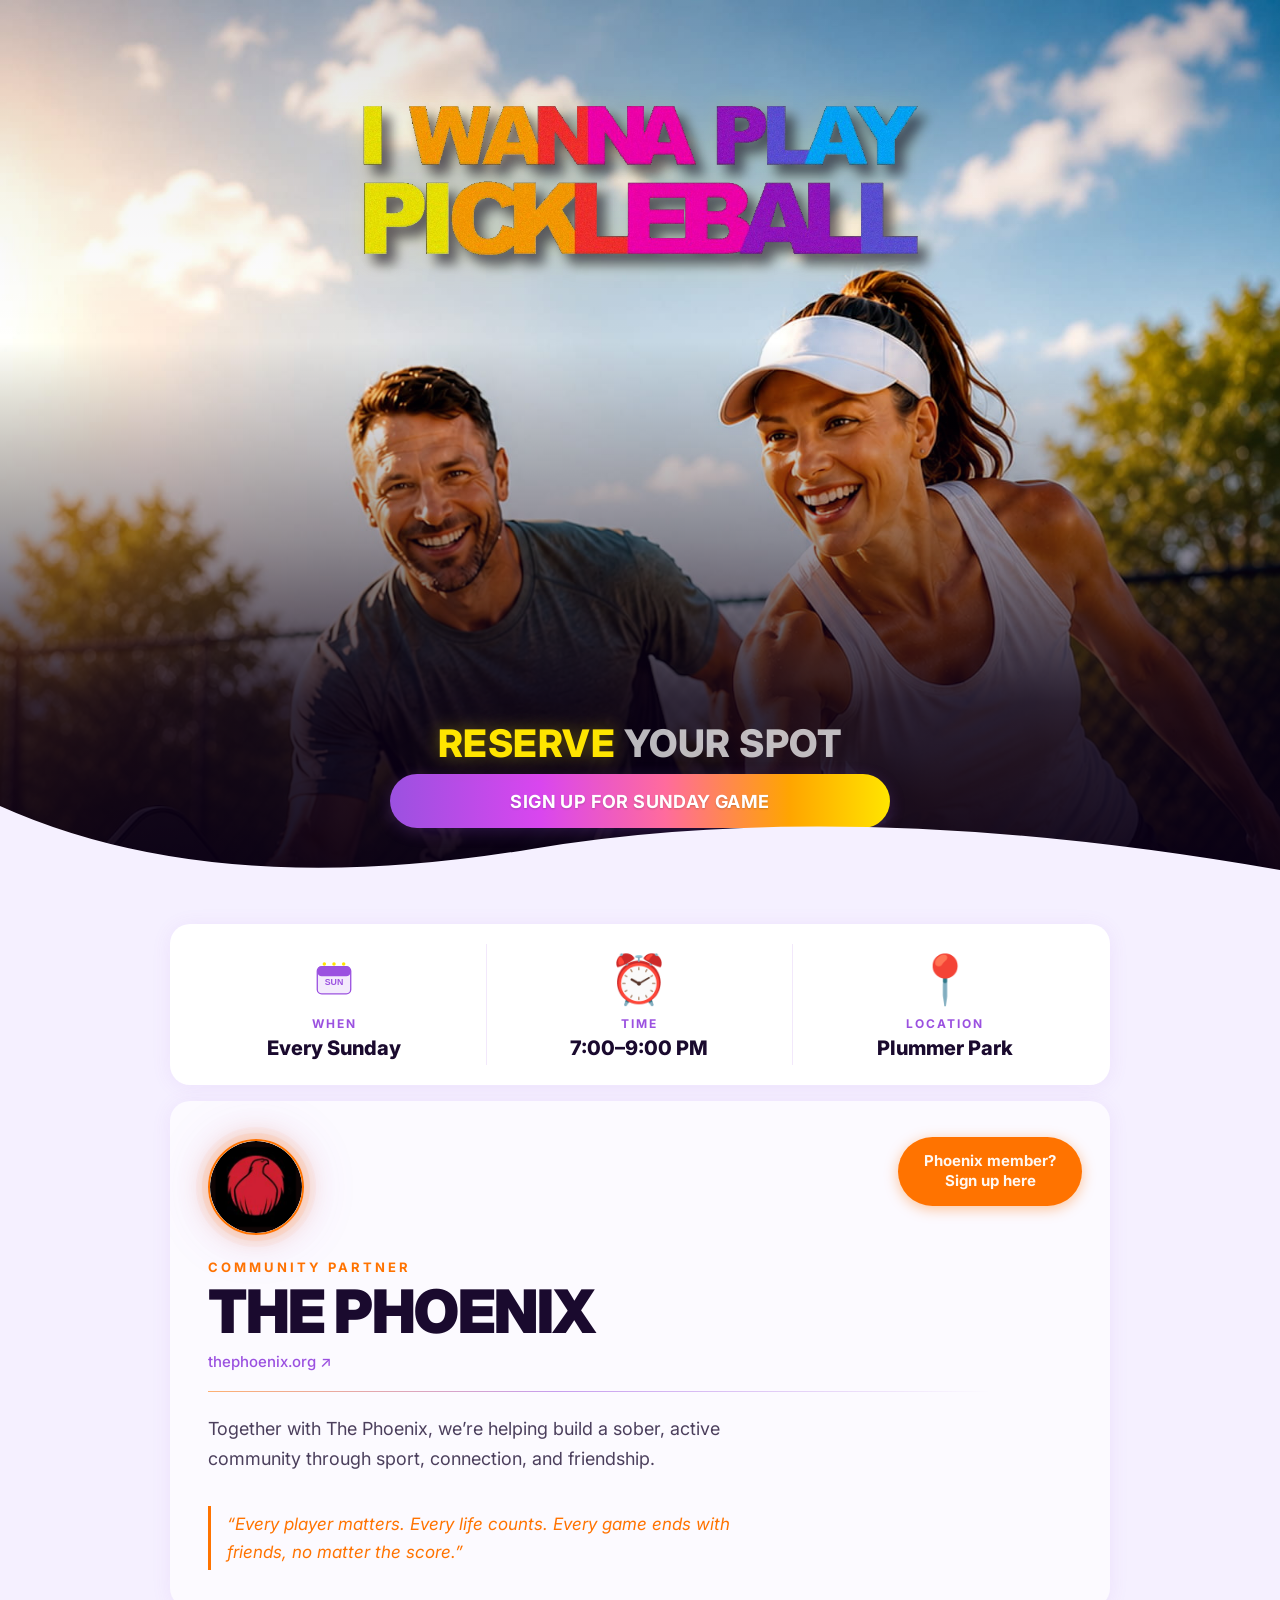
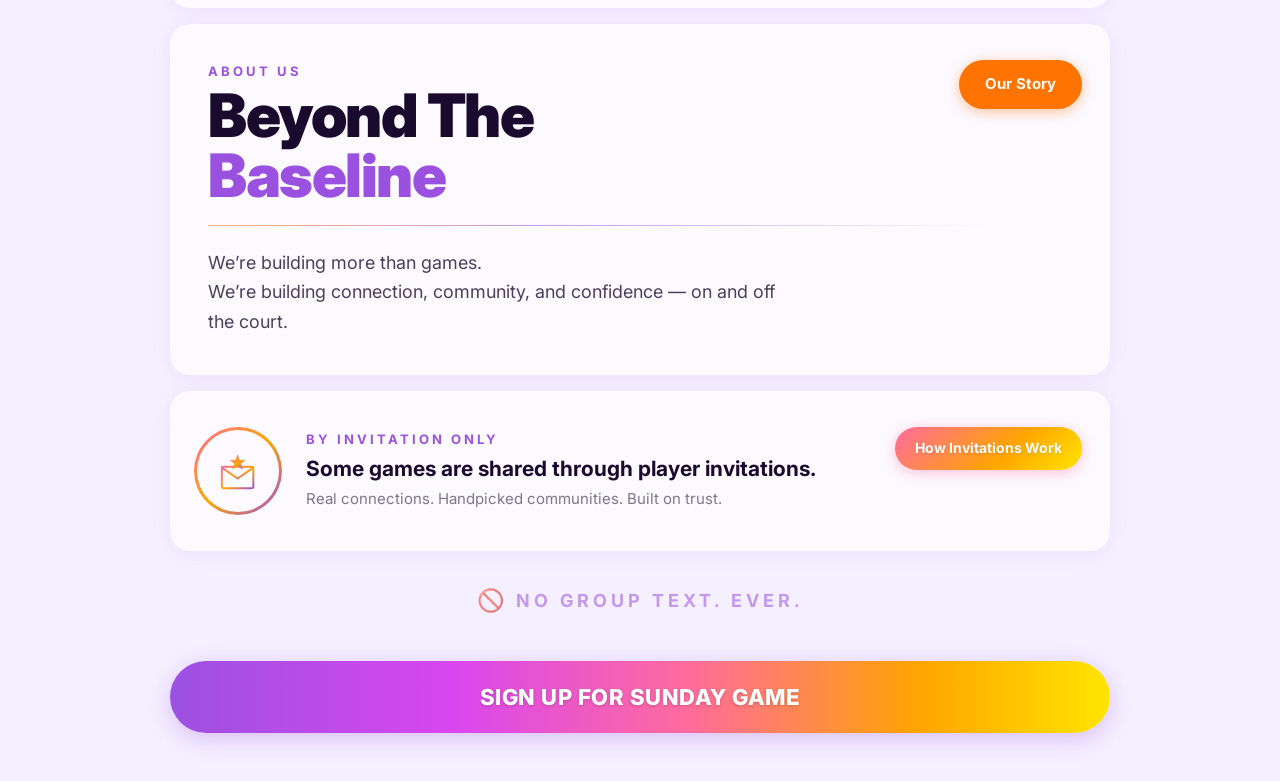
<file: index.html>
<!DOCTYPE html>
<html lang="en">
<head>
    <meta charset="UTF-8">
    <meta name="viewport" content="width=device-width, initial-scale=1.0">
    <meta name="robots" content="noindex, nofollow">
    <title>I Wanna Play Pickleball — Sunday Games at Plummer Park</title>
    <meta property="og:title" content="I Wanna Play Pickleball">
    <meta property="og:description" content="Sunday pickleball games at Plummer Park, West Hollywood. By invitation only. Reserve your spot now.">
    <meta property="og:image" content="player-hero.jpg">
    <meta property="og:url" content="https://iwannaplaypickleball.com">
    <meta property="og:type" content="website">
    <meta name="twitter:card" content="summary_large_image">
    <link rel="preconnect" href="https://fonts.googleapis.com">
    <link rel="preconnect" href="https://fonts.gstatic.com" crossorigin>
    <link href="https://fonts.googleapis.com/css2?family=Inter:wght@400;600;700;800;900&display=swap" rel="stylesheet">
    <style>
        *, *::before, *::after { margin: 0; padding: 0; box-sizing: border-box; }
        :root {
            --purple:      #9B51E0;
            --yellow:      #FFE500;
            --orange:      #FFA500;
            --orange-deep: #FF7300;
            --pink:        #FF6B9D;
            --magenta:     #D946EF;
            --green:       #00C97A;
            --navy:        #0A0015;
            --light-bg:    #F5F0FF;
            --warm-white:  #FCFAFF;
            --text-dark:   #1a0a2e;
        }
        html { scroll-behavior: smooth; }
        body { font-family: 'Inter', sans-serif; background: var(--light-bg); color: var(--text-dark); min-height: 100vh; -webkit-font-smoothing: antialiased; overflow-x: hidden; }

        /* ── HERO ── */
        .hero { position: relative; width: 100%; min-height: 100svh; display: flex; flex-direction: column; overflow: hidden; }
        .hero-image { position: absolute; inset: 0; width: 100%; height: 100%; object-fit: cover; object-position: 25% top; z-index: 0; }
        @media (min-width: 768px) { .hero-image { object-position: center top; } }
        .hero-overlay { position: absolute; inset: 0; background: linear-gradient(180deg, rgba(10,0,21,0.12) 0%, rgba(10,0,21,0.04) 20%, rgba(10,0,21,0.00) 38%, rgba(10,0,21,0.42) 60%, rgba(10,0,21,0.84) 78%, rgba(10,0,21,0.97) 100%); z-index: 1; }

        .hero-content {
            position: relative; z-index: 2;
            display: flex; flex-direction: column; justify-content: space-between;
            min-height: 100svh; width: 100%;
            /* MORE breathing room at top so logo lifts away from the edge */
            padding: clamp(20px,4vw,36px) clamp(12px,3vw,24px) clamp(40px,5vw,56px);
        }

        /* LOGO — slightly larger, lighter shadow, cleaner feel */
        .hero-logo {
            /* wider max on mobile; bigger clamp range on desktop */
            width: clamp(340px, 100vw, 100vw);
            max-width: none;
            height: auto;
            display: block;
            mix-blend-mode: screen;
            /* reduced glow — was too heavy */
            filter: drop-shadow(0 2px 12px rgba(255,229,0,0.18));
            animation: fadeDown 0.7s ease both;
            margin-left: clamp(-12px, -1.5vw, -4px);
            margin-top: 0; /* was -4px, now flush */
        }
        @keyframes fadeDown { from {opacity:0; transform:translateY(-14px);} to {opacity:1; transform:translateY(0);} }

        .hero-bottom { animation: fadeUp 0.8s 0.3s ease both; }
        @keyframes fadeUp { from {opacity:0; transform:translateY(16px);} to {opacity:1; transform:translateY(0);} }

        /* RESERVE YOUR SPOT — smaller, softer, supporting role */
        .reserve-heading {
            /* reduced from clamp(28px,8vw,52px) */
            font-size: clamp(22px, 5.5vw, 38px);
            font-weight: 800; /* was 900 — slightly less aggressive */
            letter-spacing: 0.5px;
            display: block;
            /* tighter gap to button — was 16px */
            margin-bottom: 10px;
            line-height: 1.05;
            white-space: nowrap;
            text-align: center;
        }
        .word-reserve {
            color: var(--yellow);
            /* reduced glow — was 0.5 / 0.25 */
            text-shadow: 0 0 18px rgba(255,229,0,0.32),
                         0 0 40px rgba(255,229,0,0.14);
        }
        /* softer whites — was 0.88 */
        .word-your { color: rgba(255,255,255,0.72); }
        .word-spot { color: rgba(255,255,255,0.72); }

        /* CTA BUTTON — slimmer, quieter shadow */
        .cta-btn {
            display: flex; align-items: center; justify-content: center;
            width: 100%;
            /* reduced from 58px */
            min-height: 50px;
            /* reduced vertical padding */
            padding: 12px 24px;
            background: linear-gradient(90deg, var(--purple) 0%, var(--magenta) 30%, var(--pink) 55%, var(--orange) 80%, var(--yellow) 100%);
            border: none; border-radius: 100px;
            font-family: 'Inter', sans-serif;
            font-size: clamp(13px, 3.2vw, 17px); /* reduced from clamp(15px,3.8vw,20px) */
            font-weight: 700; /* was 800 */
            letter-spacing: 0.4px;
            color: #fff;
            text-decoration: none;
            text-shadow: 0 1px 2px rgba(0,0,0,0.2);
            /* toned-down glow — was 0 6px 24px at 0.4 */
            box-shadow: 0 4px 16px rgba(155,81,224,0.22);
            -webkit-tap-highlight-color: transparent;
            transition: transform 0.15s ease, box-shadow 0.15s ease;
        }
        .cta-btn:hover { box-shadow: 0 6px 22px rgba(155,81,224,0.35); }
        .cta-btn:active { transform: scale(0.98); }

        .hero-wave { position: absolute; bottom: -2px; left: 0; right: 0; z-index: 3; line-height: 0; }
        .hero-wave svg { display: block; width: 100%; }

        /* ── DESKTOP HERO — centered, logo bigger ── */
        @media (min-width: 768px) {
            .hero-content {
                padding: clamp(28px,4vw,48px) clamp(40px,6vw,80px) clamp(48px,6vw,72px);
                align-items: center;
            }
            .hero-logo {
                /* larger than before — was clamp(420px,55vw,780px) */
                width: clamp(480px, 62vw, 860px);
                margin-left: 0; margin-top: 0;
                filter: drop-shadow(0 2px 14px rgba(255,229,0,0.16));
            }
            .hero-bottom {
                max-width: 480px; /* slightly narrower than before (was 520px) */
                width: 100%;
                margin: 0 auto;
                text-align: center;
            }
            .cta-btn { font-size: clamp(14px, 1.7vw, 18px); min-height: 54px; width: 100%; }
        }
        @media (min-width: 1200px) {
            .hero-content { padding: 48px 96px 72px; align-items: center; }
            .hero-logo { width: clamp(600px, 52vw, 920px); }
            .hero-bottom { max-width: 500px; width: 100%; margin: 0 auto; text-align: center; }
        }

        /* ── PAGE BODY ── */
        .page-body { background: var(--light-bg); padding: 24px 16px 48px; }
        .card-wrap { width: 100%; max-width: 600px; margin: 0 auto; }
        @media (min-width: 680px)  { .card-wrap { max-width: 680px; } }
        @media (min-width: 900px)  { .card-wrap { max-width: 820px; } }
        @media (min-width: 1100px) { .card-wrap { max-width: 940px; } }

        .card { background: #fff; border-radius: 20px; box-shadow: 0 2px 20px rgba(155,81,224,0.09); margin-bottom: 16px; overflow: hidden; position: relative; }

        /* INFO */
        .info-inner { display: grid; grid-template-columns: repeat(3,1fr); padding: 20px 12px; }
        .info-col { text-align: center; padding: 4px clamp(8px,2vw,20px); }
        .info-col:not(:last-child) { border-right: 1.5px solid rgba(155,81,224,0.13); }
        .info-icon { display: flex; align-items: center; justify-content: center; height: clamp(40px,6vw,60px); margin: 0 auto 8px; }
        .info-label { font-size: clamp(9px,1.2vw,12px); font-weight: 700; letter-spacing: 2px; color: var(--purple); text-transform: uppercase; display: block; margin-bottom: 4px; }
        .info-value { font-size: clamp(14px,2vw,20px); font-weight: 800; color: var(--text-dark); display: block; line-height: 1.3; }

        .card-cta { position: absolute; top: clamp(20px,3.2vw,36px); right: clamp(20px,2.8vw,28px); z-index: 5; }

        /* PHOENIX */
        .phoenix-card { background: var(--warm-white); }
        .phoenix-inner { padding: clamp(22px,3vw,40px); padding-right: clamp(20px,2.5vw,40px); }
        .phoenix-top { margin-bottom: clamp(16px,2.5vw,24px); }
        .phoenix-logo-circle { position: relative; width: clamp(72px,10vw,96px); height: clamp(72px,10vw,96px); border-radius: 50%; background: transparent; border: 2.5px solid var(--orange-deep); display: flex; align-items: center; justify-content: center; overflow: hidden; font-size: clamp(28px,4vw,40px); box-shadow: 0 0 0 6px rgba(255,115,0,0.08), 0 0 0 12px rgba(255,115,0,0.04), 0 0 28px rgba(255,115,0,0.35), 0 0 56px rgba(155,81,224,0.18); }
        .phoenix-logo-circle img { width:100%; height:100%; border-radius:50%; object-fit:cover; }
        .phoenix-info { margin-bottom: clamp(14px,2vw,20px); }
        .phoenix-eyebrow { font-size: clamp(10px,1.2vw,13px); font-weight: 700; letter-spacing: 3px; color: var(--orange-deep); text-transform: uppercase; display: block; margin-bottom: 6px; }
        .phoenix-name { font-size: clamp(34px,7vw,60px); font-weight: 900; letter-spacing: -1.5px; color: var(--text-dark); display: block; line-height: 1; margin-bottom: 10px; }
        .phoenix-url { display: inline-flex; align-items: center; gap: 4px; font-size: clamp(12px,1.4vw,15px); color: var(--purple); text-decoration: none; font-weight: 500; }
        .phoenix-url:hover { opacity: 0.75; }
        .phoenix-divider { height: 1px; background: linear-gradient(90deg, var(--orange-deep) 0%, var(--purple) 40%, transparent 90%); margin: 0 0 clamp(16px,2.5vw,22px); opacity: 0.55; }
        .phoenix-pill { background: var(--orange-deep); border: none; border-radius: 100px; padding: clamp(10px,1.3vw,14px) clamp(18px,2.2vw,26px); font-size: clamp(12px,1.4vw,15px); font-weight: 700; color: rgba(255,255,255,0.95); text-decoration: none; display: inline-flex; align-items: center; justify-content: center; text-align: center; line-height: 1.35; box-shadow: 0 3px 14px rgba(255,115,0,0.4); -webkit-tap-highlight-color: transparent; transition: transform 0.15s ease; }
        .phoenix-pill:active { transform: scale(0.97); }
        .phoenix-body-text { font-size: clamp(14px,1.7vw,18px); line-height: 1.65; color: rgba(26,10,46,0.78); max-width: 52ch; margin-bottom: clamp(22px,3vw,32px); }
        .phoenix-quote { border-left: 3px solid var(--orange-deep); padding: 4px 0 4px 16px; font-style: italic; font-size: clamp(14px,1.55vw,17px); color: var(--orange-deep); line-height: 1.65; max-width: 52ch; }

        /* BTB */
        .btb-card { background: var(--warm-white); }
        .btb-inner { padding: clamp(22px,3vw,40px); padding-right: clamp(20px,2.5vw,40px); }
        .btb-top { display: flex; align-items: flex-start; gap: 16px; margin-bottom: clamp(14px,2vw,20px); }
        .btb-text { flex: 1; }
        .btb-eyebrow { font-size: clamp(10px,1.2vw,13px); font-weight: 700; letter-spacing: 3px; color: var(--purple); text-transform: uppercase; display: block; margin-bottom: 6px; }
        .btb-title { font-size: clamp(34px,7vw,60px); font-weight: 900; letter-spacing: -1.5px; color: var(--text-dark); line-height: 1; display: block; }
        .btb-title span { color: var(--purple); display: block; }
        .btb-cta { background: var(--orange-deep); border: none; border-radius: 100px; padding: clamp(10px,1.3vw,14px) clamp(18px,2.2vw,26px); font-size: clamp(12px,1.4vw,15px); font-weight: 700; color: rgba(255,255,255,0.95); text-decoration: none; display: inline-flex; align-items: center; justify-content: center; line-height: 1.35; white-space: nowrap; box-shadow: 0 3px 14px rgba(255,115,0,0.4); -webkit-tap-highlight-color: transparent; transition: transform 0.15s ease; }
        .btb-cta:hover { filter: brightness(1.08); }
        .btb-cta:active { transform: scale(0.97); }
        .btb-divider { height: 1px; background: linear-gradient(90deg, var(--orange-deep) 0%, var(--purple) 40%, transparent 90%); margin: 0 0 clamp(16px,2.5vw,22px); opacity: 0.55; }
        .btb-desc { font-size: clamp(14px,1.7vw,18px); line-height: 1.65; color: rgba(26,10,46,0.78); max-width: 52ch; }

        /* INVITE */
        .invite-card { background: var(--warm-white); }
        .invite-inner { display: flex; align-items: center; gap: clamp(14px,2.5vw,24px); padding: clamp(22px,3vw,36px); padding-left: clamp(14px,2vw,24px); padding-right: clamp(140px,18vw,200px); }
        .invite-icon-wrap { position: relative; width: clamp(64px,9vw,88px); height: clamp(64px,9vw,88px); flex-shrink: 0; border-radius: 50%; padding: 3px; background: linear-gradient(135deg, var(--pink) 0%, var(--orange) 50%, var(--purple) 100%); }
        .invite-icon-inner { width: 100%; height: 100%; border-radius: 50%; background: var(--warm-white); display: flex; align-items: center; justify-content: center; }
        .invite-icon-inner svg { width: 60%; height: 60%; display: block; }
        .invite-content { flex: 1; min-width: 0; }
        .invite-eyebrow { font-size: clamp(10px,1.2vw,13px); font-weight: 700; letter-spacing: 3px; color: var(--purple); text-transform: uppercase; display: block; margin-bottom: 8px; }
        .invite-main { font-size: clamp(15px,1.9vw,21px); font-weight: 700; color: var(--text-dark); line-height: 1.3; margin-bottom: 6px; }
        .invite-sub { font-size: clamp(12px,1.4vw,15px); color: rgba(26,10,46,0.55); line-height: 1.5; }
        .invite-cta { background: linear-gradient(135deg, var(--pink) 0%, var(--orange) 60%, var(--yellow) 100%); padding: clamp(8px,1.1vw,12px) clamp(14px,1.8vw,20px); border-radius: 100px; color: #fff; font-weight: 700; font-size: clamp(11px,1.3vw,14px); text-decoration: none; display: inline-flex; align-items: center; box-shadow: 0 3px 14px rgba(255,107,157,0.4); white-space: nowrap; text-shadow: 0 1px 2px rgba(0,0,0,0.12); line-height: 1.35; -webkit-tap-highlight-color: transparent; transition: transform 0.15s ease; }
        .invite-cta:active { transform: scale(0.97); }
        @media (max-width: 600px) {
            .invite-inner { padding: clamp(18px,4vw,26px); padding-top: 60px; padding-left: clamp(14px,4vw,20px); padding-right: clamp(18px,4vw,26px); gap: 14px; }
            .invite-cta { font-size: 12px; padding: 8px 14px; }
        }

        /* NO GROUP */
        .no-group-row { display: flex; align-items: center; justify-content: center; gap: 12px; padding: clamp(12px,2vw,20px) 16px; margin-top: clamp(8px,1.5vw,16px); margin-bottom: clamp(16px,3vw,28px); }
        .no-group-icon { font-size: clamp(16px,2.2vw,22px); opacity: 0.65; }
        .no-group-text { font-size: clamp(16px,1.8vw,18px); font-weight: 700; letter-spacing: 4px; color: var(--purple); opacity: 0.55; }

        /* FOOTER CTA */
        .footer-cta { display: flex; align-items: center; justify-content: center; width: 100%; min-height: clamp(58px,7vw,72px); padding: 16px 24px; background: linear-gradient(90deg, var(--purple) 0%, var(--magenta) 30%, var(--pink) 55%, var(--orange) 80%, var(--yellow) 100%); border-radius: 100px; font-family: 'Inter', sans-serif; font-size: clamp(16px,2.5vw,22px); font-weight: 800; letter-spacing: 0.5px; color: #fff; text-decoration: none; text-shadow: 0 1px 3px rgba(0,0,0,0.2); box-shadow: 0 6px 24px rgba(155,81,224,0.3); -webkit-tap-highlight-color: transparent; }
    </style>
</head>
<body>

    <section class="hero">
        <img src="player-hero.jpg" alt="Pickleball players" class="hero-image">
        <div class="hero-overlay"></div>
        <div class="hero-content">
            <img src="logo.png" alt="I Wanna Play Pickleball" class="hero-logo">
            <div class="hero-bottom">
                <span class="reserve-heading">
                    <span class="word-reserve">RESERVE </span><span class="word-your">YOUR</span><span class="word-spot"> SPOT</span>
                </span>
                <a href="https://hiramlosangeles-crypto.github.io/pickleball-form/index-old.html" class="cta-btn">
                    SIGN UP FOR SUNDAY GAME
                </a>
            </div>
        </div>
        <div class="hero-wave">
            <svg viewBox="0 0 480 48" xmlns="http://www.w3.org/2000/svg" preserveAspectRatio="none">
                <path d="M0,12 Q80,48 200,28 Q320,8 480,36 L480,48 L0,48 Z" fill="#F5F0FF"/>
            </svg>
        </div>
    </section>

    <div class="page-body">
        <div class="card-wrap">

            <!-- INFO -->
            <div class="card">
                <div class="info-inner">
                    <div class="info-col">
                        <div class="info-icon">
                            <svg width="44" height="44" viewBox="0 0 100 100" xmlns="http://www.w3.org/2000/svg">
                                <rect x="12" y="24" width="76" height="62" rx="10" fill="#9B51E0" opacity="0.12"/>
                                <rect x="12" y="24" width="76" height="62" rx="10" fill="none" stroke="#9B51E0" stroke-width="3"/>
                                <rect x="12" y="24" width="76" height="22" rx="10" fill="#9B51E0"/>
                                <circle cx="28" cy="18" r="4" fill="#FFE500"/>
                                <circle cx="50" cy="18" r="4" fill="#FFE500"/>
                                <circle cx="72" cy="18" r="4" fill="#FFE500"/>
                                <text x="50" y="66" text-anchor="middle" font-size="20" font-weight="900" fill="#9B51E0" font-family="Arial,sans-serif">SUN</text>
                            </svg>
                        </div>
                        <span class="info-label">When</span>
                        <span class="info-value">Every Sunday</span>
                    </div>
                    <div class="info-col">
                        <div class="info-icon" style="font-size:clamp(32px,5vw,48px);">&#9200;</div>
                        <span class="info-label">Time</span>
                        <span class="info-value">7:00&ndash;9:00 PM</span>
                    </div>
                    <div class="info-col">
                        <div class="info-icon" style="font-size:clamp(32px,5vw,48px);">&#128205;</div>
                        <span class="info-label">Location</span>
                        <span class="info-value">Plummer Park</span>
                    </div>
                </div>
            </div>

            <!-- PHOENIX -->
            <div class="card phoenix-card">
                <a href="https://hiramlosangeles-crypto.github.io/pickleball-form/index-old.html" class="phoenix-pill card-cta">
                    Phoenix member?<br>Sign up here
                </a>
                <div class="phoenix-inner">
                    <div class="phoenix-top">
                        <div class="phoenix-logo-circle">
                            <img src="phoenix-logo.png" alt="The Phoenix"
                                 onerror="this.style.display='none'; this.parentElement.innerHTML='&#x1F525;';">
                        </div>
                    </div>
                    <div class="phoenix-info">
                        <span class="phoenix-eyebrow">Community Partner</span>
                        <span class="phoenix-name">THE PHOENIX</span>
                        <a href="https://thephoenix.org" target="_blank" rel="noopener noreferrer" class="phoenix-url">thephoenix.org &nearr;</a>
                    </div>
                    <div class="phoenix-divider"></div>
                    <p class="phoenix-body-text">
                        Together with The Phoenix, we&rsquo;re helping build a sober, active community through sport, connection, and friendship.
                    </p>
                    <div class="phoenix-quote">
                        &ldquo;Every player matters. Every life counts. Every game ends with friends, no matter the score.&rdquo;
                    </div>
                </div>
            </div>

            <!-- BTB — links to TOP of Beyond the Baseline -->
            <div class="card btb-card">
                <a href="https://hiramlosangeles-crypto.github.io/Beyond-the-Baseline/"
                   target="_blank" rel="noopener noreferrer"
                   class="btb-cta card-cta">
                    Our Story
                </a>
                <div class="btb-inner">
                    <div class="btb-top">
                        <div class="btb-text">
                            <span class="btb-eyebrow">About Us</span>
                            <span class="btb-title">Beyond The <span>Baseline</span></span>
                        </div>
                    </div>
                    <div class="btb-divider"></div>
                    <p class="btb-desc">
                        We&rsquo;re building more than games.<br>
                        We&rsquo;re building connection, community, and confidence &mdash; on and off the court.
                    </p>
                </div>
            </div>

            <!-- INVITE — links to #join section of Beyond the Baseline -->
            <div class="card invite-card">
                <a href="https://hiramlosangeles-crypto.github.io/Beyond-the-Baseline/#join"
                   target="_blank" rel="noopener noreferrer"
                   class="invite-cta card-cta">
                    How Invitations Work
                </a>
                <div class="invite-inner">
                    <div class="invite-icon-wrap">
                        <div class="invite-icon-inner">
                            <svg viewBox="0 0 100 100" xmlns="http://www.w3.org/2000/svg">
                                <defs>
                                    <linearGradient id="inviteGrad" x1="0%" y1="0%" x2="100%" y2="100%">
                                        <stop offset="0%" stop-color="#FF6B9D"/>
                                        <stop offset="55%" stop-color="#FFA500"/>
                                        <stop offset="100%" stop-color="#9B51E0"/>
                                    </linearGradient>
                                </defs>
                                <rect x="18" y="40" width="64" height="44" rx="3"
                                      fill="none" stroke="url(#inviteGrad)" stroke-width="4" stroke-linejoin="round"/>
                                <path d="M18 42 L50 64 L82 42"
                                      fill="none" stroke="url(#inviteGrad)" stroke-width="4" stroke-linejoin="round" stroke-linecap="round"/>
                                <path d="M50 16 L54 27 L65 27 L56 34 L60 45 L50 38 L40 45 L44 34 L35 27 L46 27 Z"
                                      fill="url(#inviteGrad)" stroke="url(#inviteGrad)" stroke-width="1" stroke-linejoin="round"/>
                            </svg>
                        </div>
                    </div>
                    <div class="invite-content">
                        <span class="invite-eyebrow">By Invitation Only</span>
                        <div class="invite-main">Some games are shared through player invitations.</div>
                        <div class="invite-sub">Real connections. Handpicked communities. Built on trust.</div>
                    </div>
                </div>
            </div>

            <!-- NO GROUP -->
            <div class="no-group-row">
                <span class="no-group-icon">&#128683;</span>
                <span class="no-group-text">NO GROUP TEXT. EVER.</span>
            </div>

            <!-- FOOTER CTA -->
            <a href="https://hiramlosangeles-crypto.github.io/pickleball-form/index-old.html" class="footer-cta">
                SIGN UP FOR SUNDAY GAME
            </a>

        </div>
    </div>
</body>
</html>
</file>
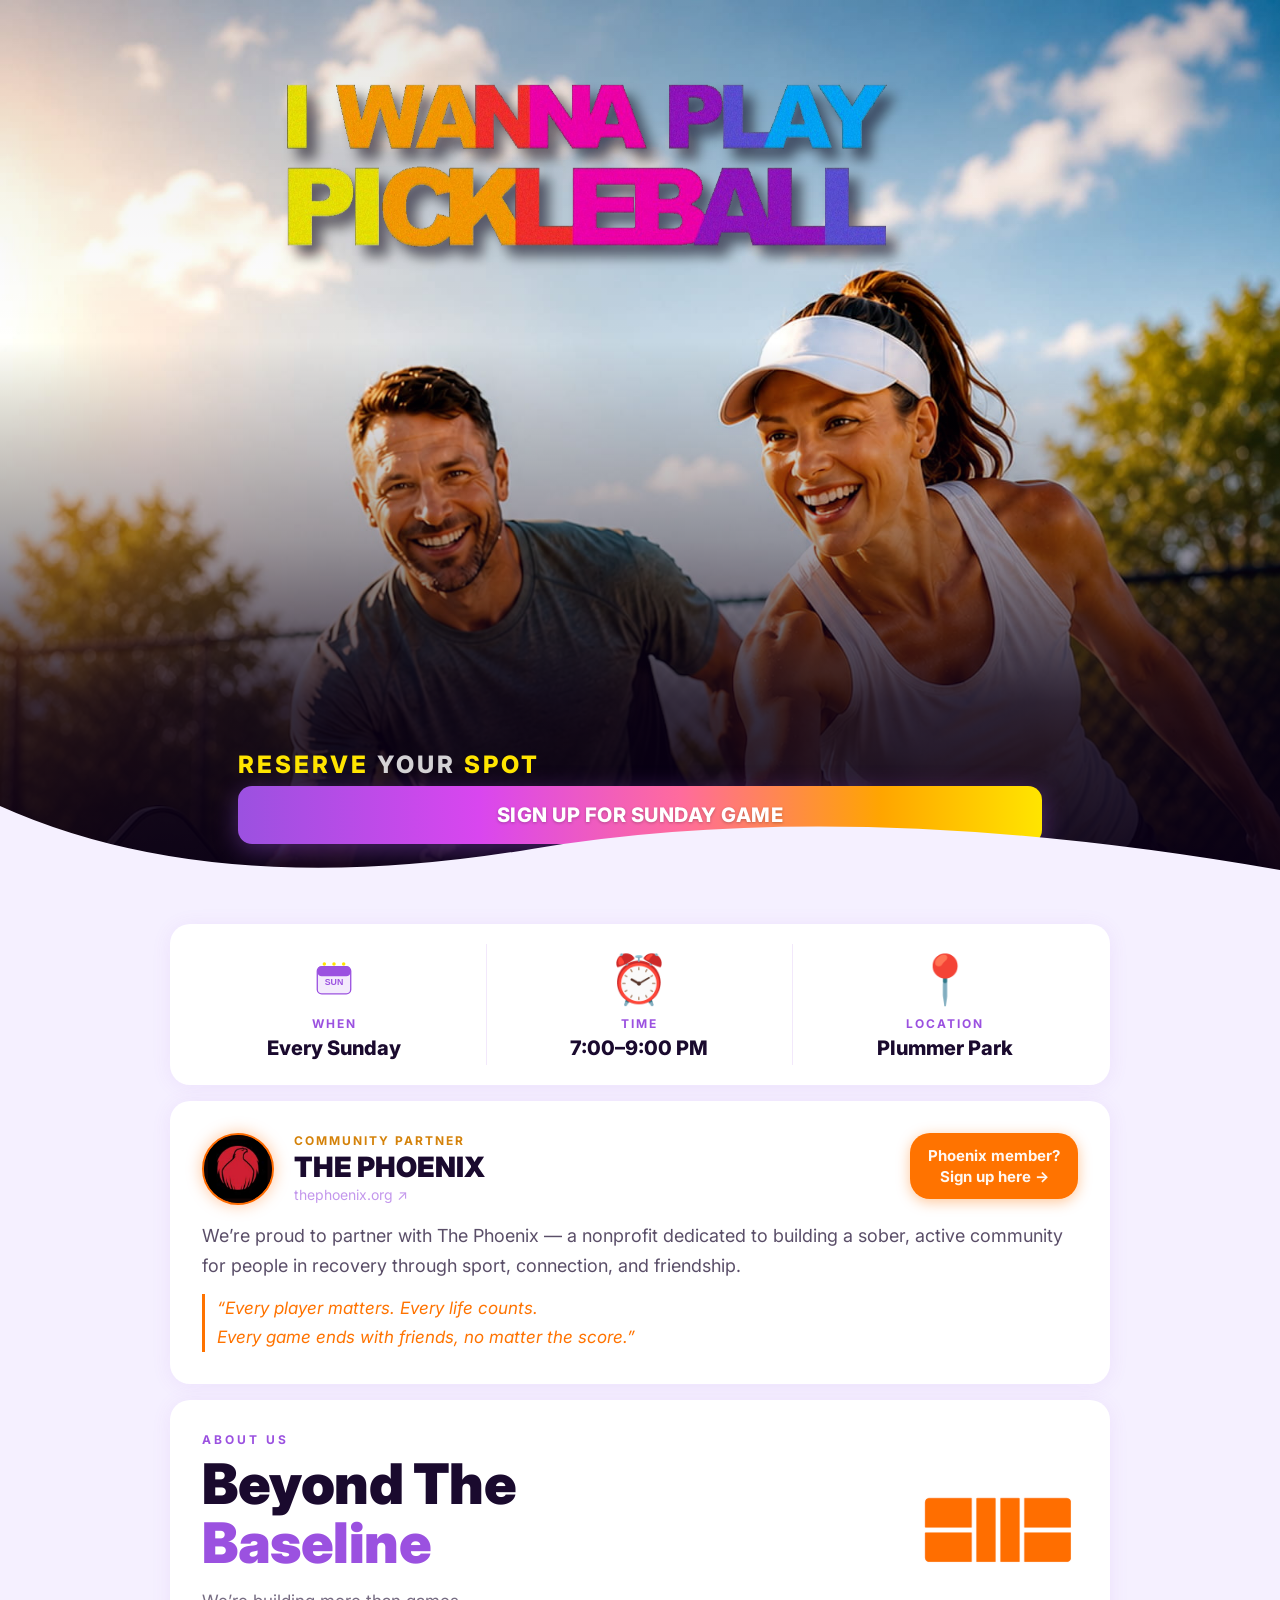
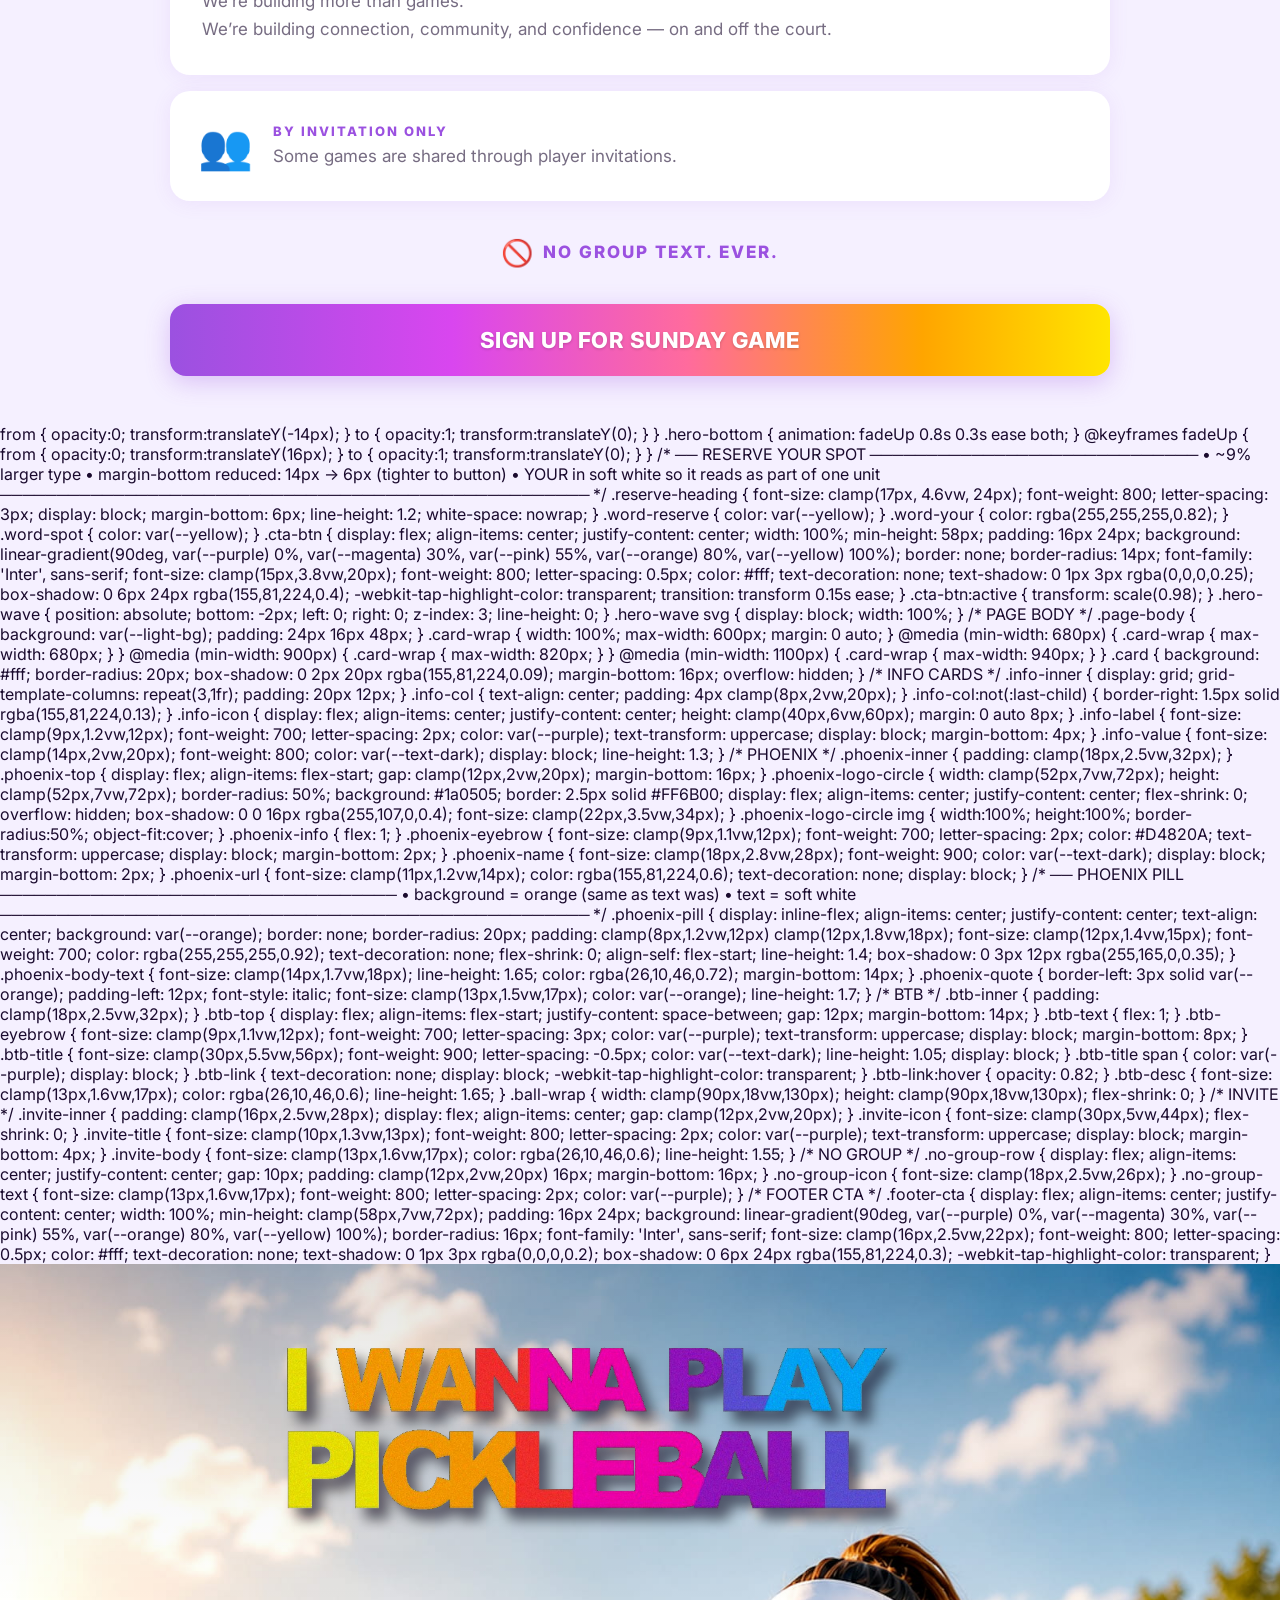
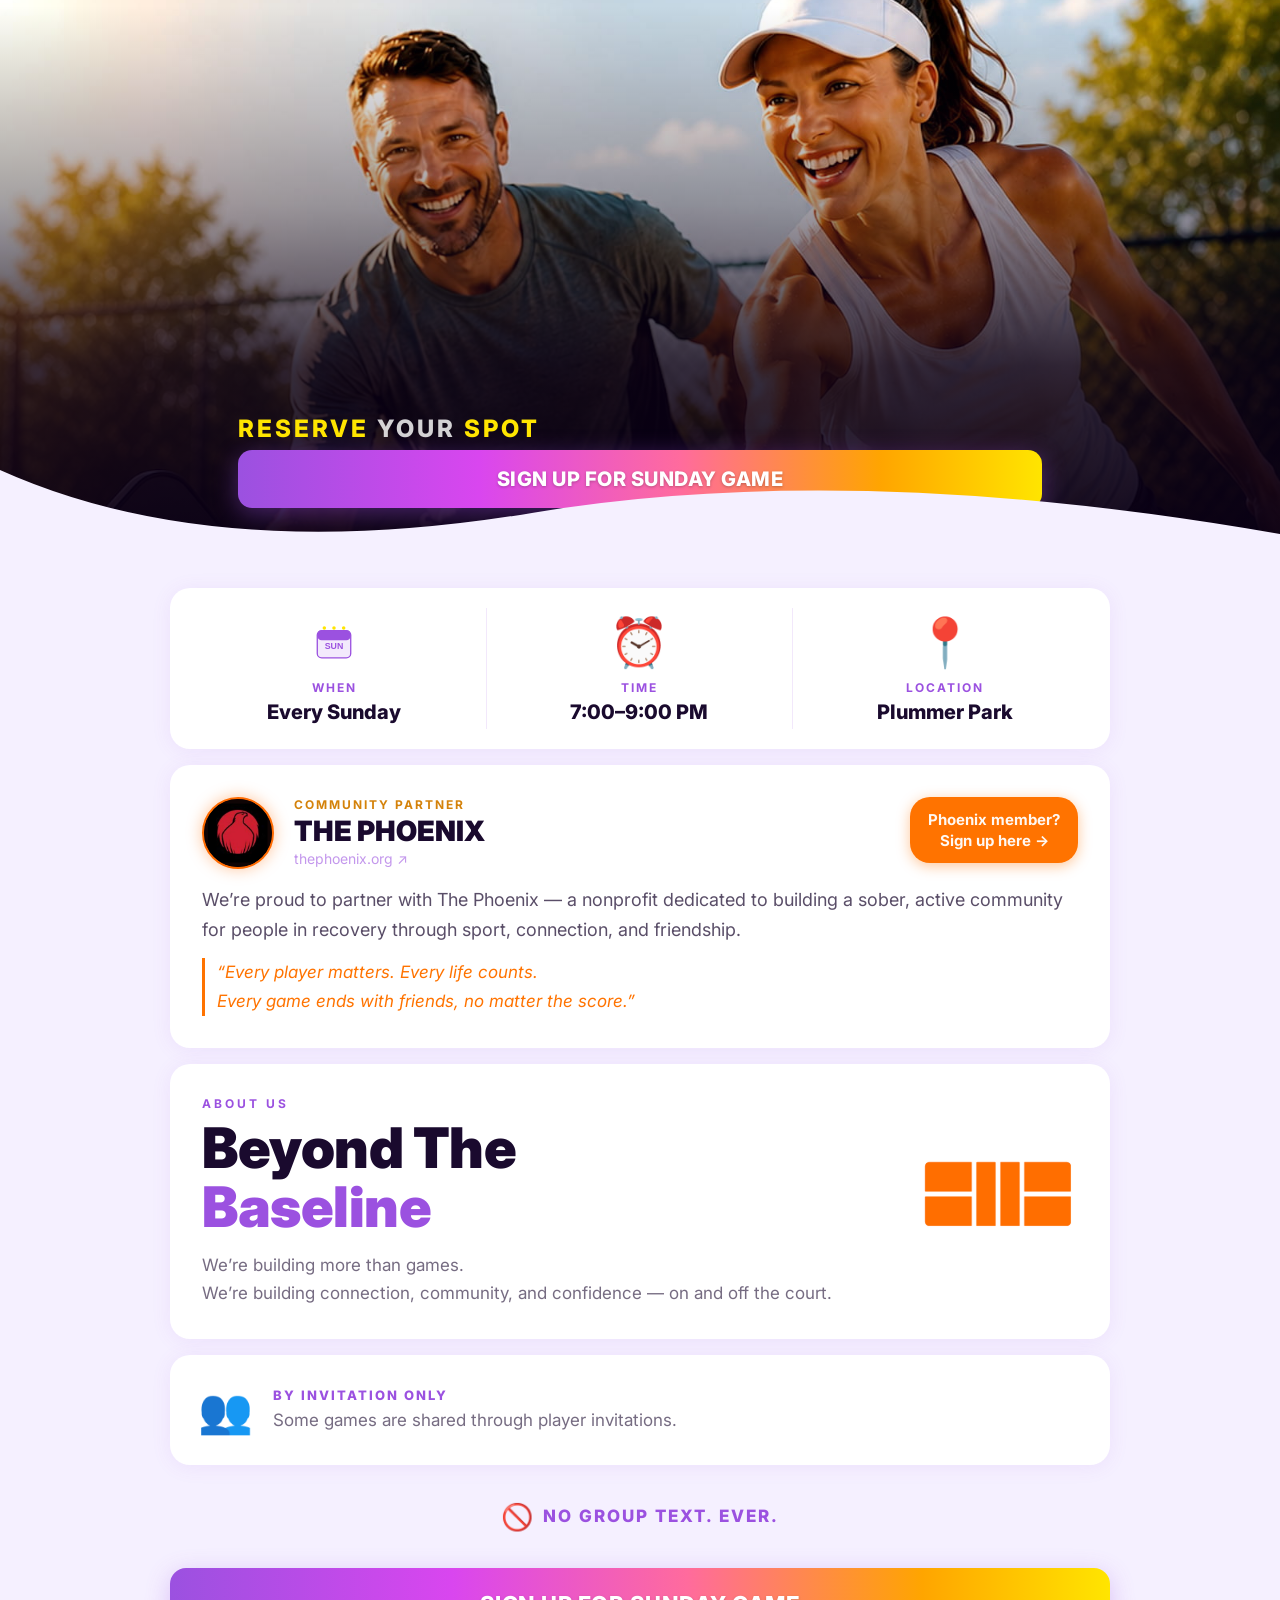
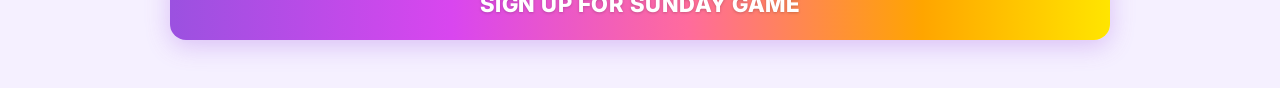
<file: homepage.html>
<!DOCTYPE html>
<html lang="en">
<head>
    <meta charset="UTF-8">
    <meta name="viewport" content="width=device-width, initial-scale=1.0">
    <meta name="robots" content="noindex, nofollow">
    <title>I Wanna Play Pickleball — Sunday Games at Plummer Park</title>
    <meta property="og:title" content="I Wanna Play Pickleball">
    <meta property="og:description" content="Sunday pickleball games at Plummer Park, West Hollywood. By invitation only. Reserve your spot now.">
    <meta property="og:image" content="player-hero.jpg">
    <meta property="og:url" content="https://iwannaplaypickleball.com">
    <meta property="og:type" content="website">
    <meta name="twitter:card" content="summary_large_image">
    <link rel="preconnect" href="https://fonts.googleapis.com">
    <link rel="preconnect" href="https://fonts.gstatic.com" crossorigin>
    <link href="https://fonts.googleapis.com/css2?family=Inter:wght@400;600;700;800;900&display=swap" rel="stylesheet">
    <style>
        *, *::before, *::after { margin: 0; padding: 0; box-sizing: border-box; }
        :root {
            --purple:  #9B51E0;
            --yellow:  #FFE500;
            --orange:  #FFA500;
            --orange-deep: #FF7300;
            --pink:    #FF6B9D;
            --magenta: #D946EF;
            --green:   #00C97A;
            --navy:    #0A0015;
            --light-bg:#F5F0FF;
            --text-dark:#1a0a2e;
        }
        html { scroll-behavior: smooth; }
        body {
            font-family: 'Inter', sans-serif;
            background: var(--light-bg);
            color: var(--text-dark);
            min-height: 100vh;
            -webkit-font-smoothing: antialiased;
            overflow-x: hidden;
        }

        /* =============================================
           HERO — unified composition at all widths
        ============================================= */
        .hero {
            position: relative;
            width: 100%;
            min-height: 100svh;
            display: flex;
            flex-direction: column;
            overflow: hidden;
        }
        .hero-image {
            position: absolute; inset: 0;
            width: 100%; height: 100%;
            object-fit: cover; object-position: center top; z-index: 0;
        }
        .hero-overlay {
            position: absolute; inset: 0;
            background: linear-gradient(180deg,
                rgba(10,0,21,0.10) 0%, rgba(10,0,21,0.04) 20%,
                rgba(10,0,21,0.00) 38%, rgba(10,0,21,0.38) 60%,
                rgba(10,0,21,0.82) 78%, rgba(10,0,21,0.97) 100%);
            z-index: 1;
        }

        /* hero-content: constrained + centered on desktop
           so logo, text, and button all move together     */
        .hero-content {
            position: relative; z-index: 2;
            display: flex; flex-direction: column;
            justify-content: space-between;
            min-height: 100svh;
            width: 100%;
            max-width: 900px;
            margin: 0 auto;
            padding: clamp(6px,2vw,28px) clamp(16px,4vw,48px) clamp(40px,5vw,56px);
        }

        /* logo: % of container so it scales with container, not raw vw */
        .hero-logo {
            width: clamp(320px, 98%, 720px);
            max-width: none;
            height: auto; display: block;
            mix-blend-mode: screen;
            animation: fadeDown 0.7s ease both;
            margin-left: clamp(-12px, -1.5%, -4px);
            margin-top: -4px;
        }
        @keyframes fadeDown {
            from { opacity:0; transform:translateY(-14px); }
            to   { opacity:1; transform:translateY(0); }
        }
        .hero-bottom { animation: fadeUp 0.8s 0.3s ease both; }
        @keyframes fadeUp {
            from { opacity:0; transform:translateY(16px); }
            to   { opacity:1; transform:translateY(0); }
        }

        /* RESERVE YOUR SPOT */
        .reserve-heading {
            font-size: clamp(17px, 4.6vw, 24px);
            font-weight: 800;
            letter-spacing: 3px;
            display: block;
            margin-bottom: 6px;
            line-height: 1.2;
            white-space: nowrap;
        }
        .word-reserve { color: var(--yellow); }
        .word-your    { color: rgba(255,255,255,0.82); }
        .word-spot    { color: var(--yellow); }

        /* CTA BUTTON */
        .cta-btn {
            display: flex; align-items: center; justify-content: center;
            width: 100%; min-height: 58px; padding: 16px 24px;
            background: linear-gradient(90deg,
                var(--purple) 0%, var(--magenta) 30%,
                var(--pink) 55%, var(--orange) 80%, var(--yellow) 100%);
            border: none; border-radius: 14px;
            font-family: 'Inter', sans-serif;
            font-size: clamp(15px,3.8vw,20px); font-weight: 800; letter-spacing: 0.5px;
            color: #fff; text-decoration: none;
            text-shadow: 0 1px 3px rgba(0,0,0,0.25);
            box-shadow: 0 6px 24px rgba(155,81,224,0.4);
            -webkit-tap-highlight-color: transparent;
            transition: transform 0.15s ease;
        }
        .cta-btn:active { transform: scale(0.98); }

        /* WAVE */
        .hero-wave {
            position: absolute; bottom: -2px; left: 0; right: 0;
            z-index: 3; line-height: 0;
        }
        .hero-wave svg { display: block; width: 100%; }

        /* =============================================
           PAGE BODY
        ============================================= */
        .page-body { background: var(--light-bg); padding: 24px 16px 48px; }
        .card-wrap { width: 100%; max-width: 600px; margin: 0 auto; }
        @media (min-width: 680px)  { .card-wrap { max-width: 680px; } }
        @media (min-width: 900px)  { .card-wrap { max-width: 820px; } }
        @media (min-width: 1100px) { .card-wrap { max-width: 940px; } }

        .card {
            background: #fff;
            border-radius: 20px;
            box-shadow: 0 2px 20px rgba(155,81,224,0.09);
            margin-bottom: 16px;
            overflow: hidden;
        }

        /* INFO CARDS */
        .info-inner {
            display: grid; grid-template-columns: repeat(3,1fr);
            padding: 20px 12px;
        }
        .info-col { text-align: center; padding: 4px clamp(8px,2vw,20px); }
        .info-col:not(:last-child) { border-right: 1.5px solid rgba(155,81,224,0.13); }
        .info-icon {
            display: flex; align-items: center; justify-content: center;
            height: clamp(40px,6vw,60px); margin: 0 auto 8px;
        }
        .info-label {
            font-size: clamp(9px,1.2vw,12px); font-weight: 700;
            letter-spacing: 2px; color: var(--purple);
            text-transform: uppercase; display: block; margin-bottom: 4px;
        }
        .info-value {
            font-size: clamp(14px,2vw,20px); font-weight: 800;
            color: var(--text-dark); display: block; line-height: 1.3;
        }

        /* PHOENIX */
        .phoenix-inner { padding: clamp(18px,2.5vw,32px); }
        .phoenix-top {
            display: flex; align-items: flex-start;
            gap: clamp(12px,2vw,20px); margin-bottom: 16px;
        }
        .phoenix-logo-circle {
            width: clamp(52px,7vw,72px); height: clamp(52px,7vw,72px);
            border-radius: 50%; background: #1a0505;
            border: 2.5px solid #FF6B00;
            display: flex; align-items: center; justify-content: center;
            flex-shrink: 0; overflow: hidden;
            box-shadow: 0 0 16px rgba(255,107,0,0.4);
            font-size: clamp(22px,3.5vw,34px);
        }
        .phoenix-logo-circle img { width:100%; height:100%; border-radius:50%; object-fit:cover; }
        .phoenix-info { flex: 1; }
        .phoenix-eyebrow {
            font-size: clamp(9px,1.1vw,12px); font-weight: 700;
            letter-spacing: 2px; color: #D4820A;
            text-transform: uppercase; display: block; margin-bottom: 2px;
        }
        .phoenix-name {
            font-size: clamp(18px,2.8vw,28px); font-weight: 900;
            color: var(--text-dark); display: block; margin-bottom: 2px;
        }
        .phoenix-url {
            font-size: clamp(11px,1.2vw,14px); color: rgba(155,81,224,0.6);
            text-decoration: none; display: block;
        }

        /* PHOENIX PILL — deep orange matching court icon */
        .phoenix-pill {
            display: inline-flex; align-items: center; justify-content: center;
            text-align: center;
            background: var(--orange-deep);
            border: none;
            border-radius: 20px;
            padding: clamp(8px,1.2vw,12px) clamp(12px,1.8vw,18px);
            font-size: clamp(12px,1.4vw,15px); font-weight: 700;
            color: rgba(255,255,255,0.95);
            text-decoration: none;
            flex-shrink: 0; align-self: flex-start; line-height: 1.4;
            box-shadow: 0 3px 14px rgba(255,115,0,0.4);
        }

        .phoenix-body-text {
            font-size: clamp(14px,1.7vw,18px); line-height: 1.65;
            color: rgba(26,10,46,0.72); margin-bottom: 14px;
        }
        .phoenix-quote {
            border-left: 3px solid var(--orange-deep); padding-left: 12px;
            font-style: italic; font-size: clamp(13px,1.5vw,17px);
            color: var(--orange-deep); line-height: 1.7;
        }

        /* BTB */
        .btb-inner { padding: clamp(18px,2.5vw,32px); }
        .btb-top {
            display: flex;
            align-items: flex-end;  /* aligns icon bottom with text bottom */
            justify-content: space-between;
            gap: 16px;
            margin-bottom: 14px;
        }
        .btb-text { flex: 1; }
        .btb-eyebrow {
            font-size: clamp(9px,1.1vw,12px); font-weight: 700;
            letter-spacing: 3px; color: var(--purple);
            text-transform: uppercase; display: block; margin-bottom: 8px;
        }
        .btb-title {
            font-size: clamp(30px,5.5vw,56px); font-weight: 900;
            letter-spacing: -0.5px; color: var(--text-dark);
            line-height: 1.05; display: block;
        }
        .btb-title span { color: var(--purple); display: block; }
        .btb-link {
            text-decoration: none; display: block;
            -webkit-tap-highlight-color: transparent;
        }
        .btb-link:hover { opacity: 0.82; }
        .btb-desc {
            font-size: clamp(13px,1.6vw,17px);
            color: rgba(26,10,46,0.6); line-height: 1.65;
        }

        /* court icon — larger, bottom-aligned with "Baseline" */
        .ball-wrap {
            width: clamp(110px,22vw,160px);
            flex-shrink: 0;
            margin-bottom: 4px; /* fine-tune baseline alignment */
        }

        /* INVITE */
        .invite-inner {
            padding: clamp(16px,2.5vw,28px);
            display: flex; align-items: center; gap: clamp(12px,2vw,20px);
        }
        .invite-icon { font-size: clamp(30px,5vw,44px); flex-shrink: 0; }
        .invite-title {
            font-size: clamp(10px,1.3vw,13px); font-weight: 800;
            letter-spacing: 2px; color: var(--purple);
            text-transform: uppercase; display: block; margin-bottom: 4px;
        }
        .invite-body {
            font-size: clamp(13px,1.6vw,17px);
            color: rgba(26,10,46,0.6); line-height: 1.55;
        }

        /* NO GROUP */
        .no-group-row {
            display: flex; align-items: center; justify-content: center;
            gap: 10px; padding: clamp(12px,2vw,20px) 16px; margin-bottom: 16px;
        }
        .no-group-icon { font-size: clamp(18px,2.5vw,26px); }
        .no-group-text {
            font-size: clamp(13px,1.6vw,17px); font-weight: 800;
            letter-spacing: 2px; color: var(--purple);
        }

        /* FOOTER CTA */
        .footer-cta {
            display: flex; align-items: center; justify-content: center;
            width: 100%; min-height: clamp(58px,7vw,72px); padding: 16px 24px;
            background: linear-gradient(90deg,
                var(--purple) 0%, var(--magenta) 30%,
                var(--pink) 55%, var(--orange) 80%, var(--yellow) 100%);
            border-radius: 16px; font-family: 'Inter', sans-serif;
            font-size: clamp(16px,2.5vw,22px); font-weight: 800; letter-spacing: 0.5px;
            color: #fff; text-decoration: none;
            text-shadow: 0 1px 3px rgba(0,0,0,0.2);
            box-shadow: 0 6px 24px rgba(155,81,224,0.3);
            -webkit-tap-highlight-color: transparent;
        }
    </style>
</head>
<body>

    <section class="hero">
        <img src="player-hero.jpg" alt="Pickleball players" class="hero-image">
        <div class="hero-overlay"></div>
        <div class="hero-content">
            <img src="logo.png" alt="I Wanna Play Pickleball" class="hero-logo">
            <div class="hero-bottom">
                <span class="reserve-heading">
                    <span class="word-reserve">RESERVE </span><span class="word-your">YOUR</span><span class="word-spot"> SPOT</span>
                </span>
                <a href="https://hiramlosangeles-crypto.github.io/pickleball-form/" class="cta-btn">
                    SIGN UP FOR SUNDAY GAME
                </a>
            </div>
        </div>
        <div class="hero-wave">
            <svg viewBox="0 0 480 48" xmlns="http://www.w3.org/2000/svg" preserveAspectRatio="none">
                <path d="M0,12 Q80,48 200,28 Q320,8 480,36 L480,48 L0,48 Z" fill="#F5F0FF"/>
            </svg>
        </div>
    </section>

    <div class="page-body">
        <div class="card-wrap">

            <!-- INFO -->
            <div class="card">
                <div class="info-inner">
                    <div class="info-col">
                        <div class="info-icon">
                            <svg width="44" height="44" viewBox="0 0 100 100" xmlns="http://www.w3.org/2000/svg">
                                <rect x="12" y="24" width="76" height="62" rx="10" fill="#9B51E0" opacity="0.12"/>
                                <rect x="12" y="24" width="76" height="62" rx="10" fill="none" stroke="#9B51E0" stroke-width="3"/>
                                <rect x="12" y="24" width="76" height="22" rx="10" fill="#9B51E0"/>
                                <circle cx="28" cy="18" r="4" fill="#FFE500"/>
                                <circle cx="50" cy="18" r="4" fill="#FFE500"/>
                                <circle cx="72" cy="18" r="4" fill="#FFE500"/>
                                <text x="50" y="66" text-anchor="middle" font-size="20" font-weight="900" fill="#9B51E0" font-family="Arial,sans-serif">SUN</text>
                            </svg>
                        </div>
                        <span class="info-label">When</span>
                        <span class="info-value">Every Sunday</span>
                    </div>
                    <div class="info-col">
                        <div class="info-icon" style="font-size:clamp(32px,5vw,48px);">&#9200;</div>
                        <span class="info-label">Time</span>
                        <span class="info-value">7:00&ndash;9:00 PM</span>
                    </div>
                    <div class="info-col">
                        <div class="info-icon" style="font-size:clamp(32px,5vw,48px);">&#128205;</div>
                        <span class="info-label">Location</span>
                        <span class="info-value">Plummer Park</span>
                    </div>
                </div>
            </div>

            <!-- PHOENIX -->
            <div class="card">
                <div class="phoenix-inner">
                    <div class="phoenix-top">
                        <div class="phoenix-logo-circle">
                            <img src="phoenix-logo.png" alt="The Phoenix"
                                 onerror="this.style.display='none'; this.parentElement.innerHTML='&#x1F525;';">
                        </div>
                        <div class="phoenix-info">
                            <span class="phoenix-eyebrow">Community Partner</span>
                            <span class="phoenix-name">THE PHOENIX</span>
                            <a href="https://thephoenix.org" target="_blank" rel="noopener noreferrer" class="phoenix-url">thephoenix.org &nearr;</a>
                        </div>
                        <a href="https://hiramlosangeles-crypto.github.io/pickleball-form/" class="phoenix-pill">
                            Phoenix member?<br>Sign up here &rarr;
                        </a>
                    </div>
                    <p class="phoenix-body-text">
                        We&rsquo;re proud to partner with The Phoenix &mdash; a nonprofit dedicated to building a sober, active community for people in recovery through sport, connection, and friendship.
                    </p>
                    <div class="phoenix-quote">
                        &ldquo;Every player matters. Every life counts.<br>
                        Every game ends with friends, no matter the score.&rdquo;
                    </div>
                </div>
            </div>

            <!-- BTB -->
            <a href="https://hiramlosangeles-crypto.github.io/Beyond-the-Baseline/"
               target="_blank" rel="noopener noreferrer" class="btb-link">
                <div class="card">
                    <div class="btb-inner">
                        <div class="btb-top">
                            <div class="btb-text">
                                <span class="btb-eyebrow">About Us</span>
                                <span class="btb-title">Beyond The <span>Baseline</span></span>
                            </div>
                            <div class="ball-wrap">
                                <img src="pickleball_court.png" alt="Pickleball court"
                                     style="width:100%; height:auto; display:block;">
                            </div>
                        </div>
                        <p class="btb-desc">
                            We&rsquo;re building more than games.<br>
                            We&rsquo;re building connection, community, and confidence &mdash; on and off the court.
                        </p>
                    </div>
                </div>
            </a>

            <!-- INVITE -->
            <div class="card">
                <div class="invite-inner">
                    <div class="invite-icon">&#128101;</div>
                    <div>
                        <span class="invite-title">By Invitation Only</span>
                        <p class="invite-body">Some games are shared through player invitations.</p>
                    </div>
                </div>
            </div>

            <!-- NO GROUP -->
            <div class="no-group-row">
                <span class="no-group-icon">&#128683;</span>
                <span class="no-group-text">NO GROUP TEXT. EVER.</span>
            </div>

            <!-- FOOTER CTA -->
            <a href="https://hiramlosangeles-crypto.github.io/pickleball-form/" class="footer-cta">
                SIGN UP FOR SUNDAY GAME
            </a>

        </div>
    </div>
</body>
</html>            from { opacity:0; transform:translateY(-14px); }
            to   { opacity:1; transform:translateY(0); }
        }
        .hero-bottom { animation: fadeUp 0.8s 0.3s ease both; }
        @keyframes fadeUp {
            from { opacity:0; transform:translateY(16px); }
            to   { opacity:1; transform:translateY(0); }
        }

        /* ── RESERVE YOUR SPOT ─────────────────────────────
           • ~9% larger type
           • margin-bottom reduced: 14px → 6px (tighter to button)
           • YOUR in soft white so it reads as part of one unit
        ──────────────────────────────────────────────────── */
        .reserve-heading {
            font-size: clamp(17px, 4.6vw, 24px);
            font-weight: 800;
            letter-spacing: 3px;
            display: block;
            margin-bottom: 6px;
            line-height: 1.2;
            white-space: nowrap;
        }
        .word-reserve { color: var(--yellow); }
        .word-your    { color: rgba(255,255,255,0.82); }
        .word-spot    { color: var(--yellow); }

        .cta-btn {
            display: flex; align-items: center; justify-content: center;
            width: 100%; min-height: 58px; padding: 16px 24px;
            background: linear-gradient(90deg,
                var(--purple) 0%, var(--magenta) 30%,
                var(--pink) 55%, var(--orange) 80%, var(--yellow) 100%);
            border: none; border-radius: 14px;
            font-family: 'Inter', sans-serif;
            font-size: clamp(15px,3.8vw,20px); font-weight: 800; letter-spacing: 0.5px;
            color: #fff; text-decoration: none;
            text-shadow: 0 1px 3px rgba(0,0,0,0.25);
            box-shadow: 0 6px 24px rgba(155,81,224,0.4);
            -webkit-tap-highlight-color: transparent;
            transition: transform 0.15s ease;
        }
        .cta-btn:active { transform: scale(0.98); }
        .hero-wave {
            position: absolute; bottom: -2px; left: 0; right: 0;
            z-index: 3; line-height: 0;
        }
        .hero-wave svg { display: block; width: 100%; }

        /* PAGE BODY */
        .page-body { background: var(--light-bg); padding: 24px 16px 48px; }
        .card-wrap { width: 100%; max-width: 600px; margin: 0 auto; }
        @media (min-width: 680px)  { .card-wrap { max-width: 680px; } }
        @media (min-width: 900px)  { .card-wrap { max-width: 820px; } }
        @media (min-width: 1100px) { .card-wrap { max-width: 940px; } }

        .card {
            background: #fff;
            border-radius: 20px;
            box-shadow: 0 2px 20px rgba(155,81,224,0.09);
            margin-bottom: 16px;
            overflow: hidden;
        }

        /* INFO CARDS */
        .info-inner {
            display: grid; grid-template-columns: repeat(3,1fr);
            padding: 20px 12px;
        }
        .info-col { text-align: center; padding: 4px clamp(8px,2vw,20px); }
        .info-col:not(:last-child) { border-right: 1.5px solid rgba(155,81,224,0.13); }
        .info-icon {
            display: flex; align-items: center; justify-content: center;
            height: clamp(40px,6vw,60px); margin: 0 auto 8px;
        }
        .info-label {
            font-size: clamp(9px,1.2vw,12px); font-weight: 700;
            letter-spacing: 2px; color: var(--purple);
            text-transform: uppercase; display: block; margin-bottom: 4px;
        }
        .info-value {
            font-size: clamp(14px,2vw,20px); font-weight: 800;
            color: var(--text-dark); display: block; line-height: 1.3;
        }

        /* PHOENIX */
        .phoenix-inner { padding: clamp(18px,2.5vw,32px); }
        .phoenix-top {
            display: flex; align-items: flex-start;
            gap: clamp(12px,2vw,20px); margin-bottom: 16px;
        }
        .phoenix-logo-circle {
            width: clamp(52px,7vw,72px); height: clamp(52px,7vw,72px);
            border-radius: 50%; background: #1a0505;
            border: 2.5px solid #FF6B00;
            display: flex; align-items: center; justify-content: center;
            flex-shrink: 0; overflow: hidden;
            box-shadow: 0 0 16px rgba(255,107,0,0.4);
            font-size: clamp(22px,3.5vw,34px);
        }
        .phoenix-logo-circle img { width:100%; height:100%; border-radius:50%; object-fit:cover; }
        .phoenix-info { flex: 1; }
        .phoenix-eyebrow {
            font-size: clamp(9px,1.1vw,12px); font-weight: 700;
            letter-spacing: 2px; color: #D4820A;
            text-transform: uppercase; display: block; margin-bottom: 2px;
        }
        .phoenix-name {
            font-size: clamp(18px,2.8vw,28px); font-weight: 900;
            color: var(--text-dark); display: block; margin-bottom: 2px;
        }
        .phoenix-url {
            font-size: clamp(11px,1.2vw,14px); color: rgba(155,81,224,0.6);
            text-decoration: none; display: block;
        }

        /* ── PHOENIX PILL ───────────────────────────────────
           • background = orange (same as text was)
           • text = soft white
        ──────────────────────────────────────────────────── */
        .phoenix-pill {
            display: inline-flex; align-items: center; justify-content: center;
            text-align: center;
            background: var(--orange);
            border: none;
            border-radius: 20px;
            padding: clamp(8px,1.2vw,12px) clamp(12px,1.8vw,18px);
            font-size: clamp(12px,1.4vw,15px); font-weight: 700;
            color: rgba(255,255,255,0.92);
            text-decoration: none;
            flex-shrink: 0; align-self: flex-start; line-height: 1.4;
            box-shadow: 0 3px 12px rgba(255,165,0,0.35);
        }

        .phoenix-body-text {
            font-size: clamp(14px,1.7vw,18px); line-height: 1.65;
            color: rgba(26,10,46,0.72); margin-bottom: 14px;
        }
        .phoenix-quote {
            border-left: 3px solid var(--orange); padding-left: 12px;
            font-style: italic; font-size: clamp(13px,1.5vw,17px);
            color: var(--orange); line-height: 1.7;
        }

        /* BTB */
        .btb-inner { padding: clamp(18px,2.5vw,32px); }
        .btb-top {
            display: flex; align-items: flex-start;
            justify-content: space-between; gap: 12px; margin-bottom: 14px;
        }
        .btb-text { flex: 1; }
        .btb-eyebrow {
            font-size: clamp(9px,1.1vw,12px); font-weight: 700;
            letter-spacing: 3px; color: var(--purple);
            text-transform: uppercase; display: block; margin-bottom: 8px;
        }
        .btb-title {
            font-size: clamp(30px,5.5vw,56px); font-weight: 900;
            letter-spacing: -0.5px; color: var(--text-dark);
            line-height: 1.05; display: block;
        }
        .btb-title span { color: var(--purple); display: block; }
        .btb-link {
            text-decoration: none; display: block;
            -webkit-tap-highlight-color: transparent;
        }
        .btb-link:hover { opacity: 0.82; }
        .btb-desc {
            font-size: clamp(13px,1.6vw,17px);
            color: rgba(26,10,46,0.6); line-height: 1.65;
        }
        .ball-wrap {
            width: clamp(90px,18vw,130px);
            height: clamp(90px,18vw,130px);
            flex-shrink: 0;
        }

        /* INVITE */
        .invite-inner {
            padding: clamp(16px,2.5vw,28px);
            display: flex; align-items: center; gap: clamp(12px,2vw,20px);
        }
        .invite-icon { font-size: clamp(30px,5vw,44px); flex-shrink: 0; }
        .invite-title {
            font-size: clamp(10px,1.3vw,13px); font-weight: 800;
            letter-spacing: 2px; color: var(--purple);
            text-transform: uppercase; display: block; margin-bottom: 4px;
        }
        .invite-body {
            font-size: clamp(13px,1.6vw,17px);
            color: rgba(26,10,46,0.6); line-height: 1.55;
        }

        /* NO GROUP */
        .no-group-row {
            display: flex; align-items: center; justify-content: center;
            gap: 10px; padding: clamp(12px,2vw,20px) 16px; margin-bottom: 16px;
        }
        .no-group-icon { font-size: clamp(18px,2.5vw,26px); }
        .no-group-text {
            font-size: clamp(13px,1.6vw,17px); font-weight: 800;
            letter-spacing: 2px; color: var(--purple);
        }

        /* FOOTER CTA */
        .footer-cta {
            display: flex; align-items: center; justify-content: center;
            width: 100%; min-height: clamp(58px,7vw,72px); padding: 16px 24px;
            background: linear-gradient(90deg,
                var(--purple) 0%, var(--magenta) 30%,
                var(--pink) 55%, var(--orange) 80%, var(--yellow) 100%);
            border-radius: 16px; font-family: 'Inter', sans-serif;
            font-size: clamp(16px,2.5vw,22px); font-weight: 800; letter-spacing: 0.5px;
            color: #fff; text-decoration: none;
            text-shadow: 0 1px 3px rgba(0,0,0,0.2);
            box-shadow: 0 6px 24px rgba(155,81,224,0.3);
            -webkit-tap-highlight-color: transparent;
        }
    </style>
</head>
<body>
    <section class="hero">
        <img src="player-hero.jpg" alt="Pickleball players" class="hero-image">
        <div class="hero-overlay"></div>
        <div class="hero-content">
            <img src="logo.png" alt="I Wanna Play Pickleball" class="hero-logo">
            <div class="hero-bottom">
                <span class="reserve-heading">
                    <span class="word-reserve">RESERVE </span><span class="word-your">YOUR</span><span class="word-spot"> SPOT</span>
                </span>
                <a href="https://hiramlosangeles-crypto.github.io/pickleball-form/" class="cta-btn">
                    SIGN UP FOR SUNDAY GAME
                </a>
            </div>
        </div>
        <div class="hero-wave">
            <svg viewBox="0 0 480 48" xmlns="http://www.w3.org/2000/svg" preserveAspectRatio="none">
                <path d="M0,12 Q80,48 200,28 Q320,8 480,36 L480,48 L0,48 Z" fill="#F5F0FF"/>
            </svg>
        </div>
    </section>

    <div class="page-body">
        <div class="card-wrap">

            <!-- INFO -->
            <div class="card">
                <div class="info-inner">
                    <div class="info-col">
                        <div class="info-icon">
                            <svg width="44" height="44" viewBox="0 0 100 100" xmlns="http://www.w3.org/2000/svg">
                                <rect x="12" y="24" width="76" height="62" rx="10" fill="#9B51E0" opacity="0.12"/>
                                <rect x="12" y="24" width="76" height="62" rx="10" fill="none" stroke="#9B51E0" stroke-width="3"/>
                                <rect x="12" y="24" width="76" height="22" rx="10" fill="#9B51E0"/>
                                <circle cx="28" cy="18" r="4" fill="#FFE500"/>
                                <circle cx="50" cy="18" r="4" fill="#FFE500"/>
                                <circle cx="72" cy="18" r="4" fill="#FFE500"/>
                                <text x="50" y="66" text-anchor="middle" font-size="20" font-weight="900" fill="#9B51E0" font-family="Arial,sans-serif">SUN</text>
                            </svg>
                        </div>
                        <span class="info-label">When</span>
                        <span class="info-value">Every Sunday</span>
                    </div>
                    <div class="info-col">
                        <div class="info-icon" style="font-size:clamp(32px,5vw,48px);">&#9200;</div>
                        <span class="info-label">Time</span>
                        <span class="info-value">7:00&ndash;9:00 PM</span>
                    </div>
                    <div class="info-col">
                        <div class="info-icon" style="font-size:clamp(32px,5vw,48px);">&#128205;</div>
                        <span class="info-label">Location</span>
                        <span class="info-value">Plummer Park</span>
                    </div>
                </div>
            </div>

            <!-- PHOENIX -->
            <div class="card">
                <div class="phoenix-inner">
                    <div class="phoenix-top">
                        <div class="phoenix-logo-circle">
                            <img src="phoenix-logo.png" alt="The Phoenix"
                                 onerror="this.style.display='none'; this.parentElement.innerHTML='&#x1F525;';">
                        </div>
                        <div class="phoenix-info">
                            <span class="phoenix-eyebrow">Community Partner</span>
                            <span class="phoenix-name">THE PHOENIX</span>
                            <a href="https://thephoenix.org" target="_blank" rel="noopener noreferrer" class="phoenix-url">thephoenix.org &nearr;</a>
                        </div>
                        <a href="https://hiramlosangeles-crypto.github.io/pickleball-form/" class="phoenix-pill">
                            Phoenix member?<br>Sign up here &rarr;
                        </a>
                    </div>
                    <p class="phoenix-body-text">
                        We&rsquo;re proud to partner with The Phoenix &mdash; a nonprofit dedicated to building a sober, active community for people in recovery through sport, connection, and friendship.
                    </p>
                    <div class="phoenix-quote">
                        &ldquo;Every player matters. Every life counts.<br>
                        Every game ends with friends, no matter the score.&rdquo;
                    </div>
                </div>
            </div>

            <!-- BTB -->
            <a href="https://hiramlosangeles-crypto.github.io/Beyond-the-Baseline/"
               target="_blank" rel="noopener noreferrer" class="btb-link">
                <div class="card">
                    <div class="btb-inner">
                        <div class="btb-top">
                            <div class="btb-text">
                                <span class="btb-eyebrow">About Us</span>
                                <span class="btb-title">Beyond The <span>Baseline</span></span>
                            </div>
                            <div class="ball-wrap">
                                <img src="pickleball_court.png" alt="Pickleball court"
                                     style="width:100%; height:auto; display:block;">
                            </div>
                        </div>
                        <p class="btb-desc">
                            We&rsquo;re building more than games.<br>
                            We&rsquo;re building connection, community, and confidence &mdash; on and off the court.
                        </p>
                    </div>
                </div>
            </a>

            <!-- INVITE -->
            <div class="card">
                <div class="invite-inner">
                    <div class="invite-icon">&#128101;</div>
                    <div>
                        <span class="invite-title">By Invitation Only</span>
                        <p class="invite-body">Some games are shared through player invitations.</p>
                    </div>
                </div>
            </div>

            <!-- NO GROUP -->
            <div class="no-group-row">
                <span class="no-group-icon">&#128683;</span>
                <span class="no-group-text">NO GROUP TEXT. EVER.</span>
            </div>

            <!-- FOOTER CTA -->
            <a href="https://hiramlosangeles-crypto.github.io/pickleball-form/" class="footer-cta">
                SIGN UP FOR SUNDAY GAME
            </a>

        </div>
    </div>
</body>
</html>
</file>
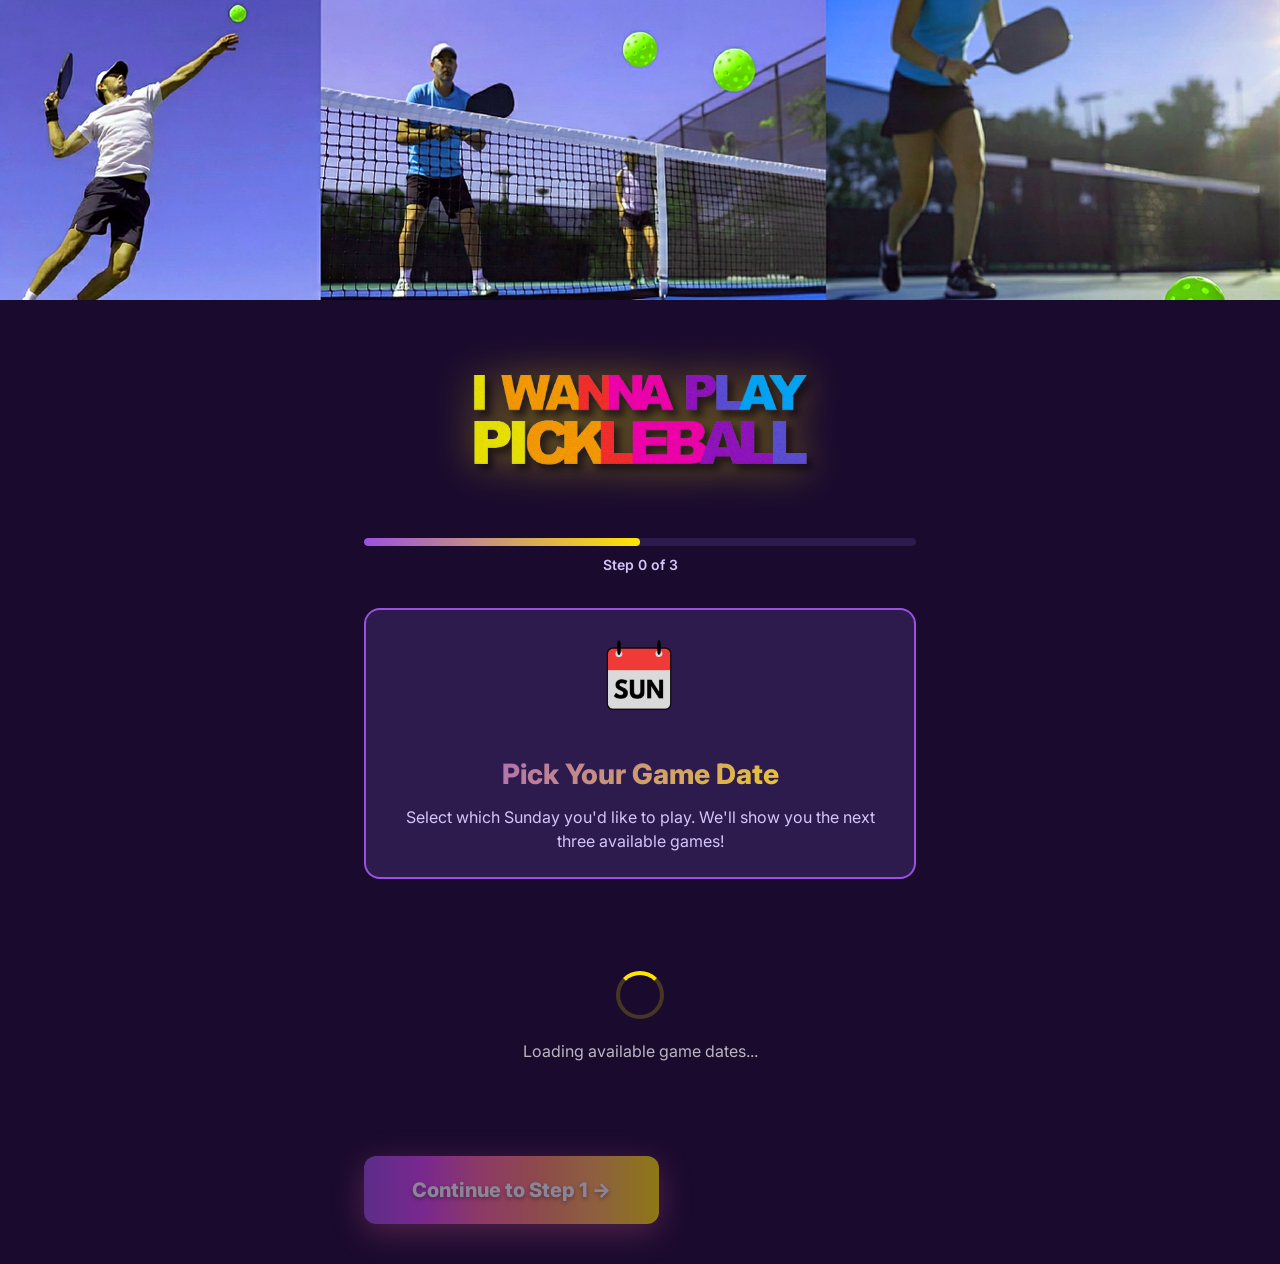
<file: index-old.html>
<!DOCTYPE html>
<html lang="en">
<head>
    <meta charset="UTF-8">
    <meta name="viewport" content="width=device-width, initial-scale=1.0">
    <meta name="robots" content="noindex, nofollow">
    <title>Reserve Your Spot - I Wanna Play Pickleball</title>
    
    <meta property="og:title" content="Reserve Your Spot - I Wanna Play Pickleball">
    <meta property="og:description" content="Join us for Sunday pickleball games at Plummer Park! Sign up now to secure your spot and connect with players.">
    <meta property="og:image" content="https://hiramlosangeles-crypto.github.io/pickleball-form/og-image-banner.jpg">
    <meta property="og:url" content="https://hiramlosangeles-crypto.github.io/pickleball-form/">
    <meta property="og:type" content="website">
    <meta property="og:site_name" content="I Wanna Play Pickleball">
    
    <meta name="twitter:card" content="summary_large_image">
    <meta name="twitter:title" content="Reserve Your Spot - I Wanna Play Pickleball">
    <meta name="twitter:description" content="Join us for Sunday pickleball games at Plummer Park!">
    <meta name="twitter:image" content="https://hiramlosangeles-crypto.github.io/pickleball-form/og-image-banner.jpg">
    
    <link rel="icon" type="image/png" sizes="32x32" href="favicon-32x32.png">
    <link rel="icon" type="image/png" sizes="180x180" href="favicon.png">
    <link rel="apple-touch-icon" sizes="180x180" href="apple-touch-icon.png">
    
    <link rel="stylesheet" href="style_jan25_sunset.css?v=1005">
    <link rel="preconnect" href="https://fonts.googleapis.com">
    <link rel="preconnect" href="https://fonts.gstatic.com" crossorigin>
    <link href="https://fonts.googleapis.com/css2?family=Inter:wght@400;600;700;800&display=swap" rel="stylesheet">
</head>
<body>
    <!-- Hero Banner (Desktop Only) -->
    <div class="hero-banner">
        <img src="banner.jpg" alt="Pickleball players in action" class="hero-image">
    </div>

    <!-- Main Container -->
    <div class="container">
        <!-- Logo -->
        <div class="logo-container">
            <img src="logo.png" alt="I Wanna Play Pickleball" class="logo">
        </div>

        <!-- Progress Bar -->
        <div class="progress-container">
            <div class="progress-bar" id="progressBar">
                <div class="progress-fill" id="progressFill"></div>
            </div>
            <div class="progress-text" id="progressText">Step 0 of 3</div>
        </div>

        <!-- Form -->
        <form id="pickleballForm" onsubmit="submitForm(event); return false;">

            <!-- ========================================
             STEP 0: DATE PICKER
             ======================================== -->
            <div class="form-step active" id="step0">
                <div class="step-header">
                    <div class="step-icon">
                        <img src="calendar-icon.png" alt="Calendar" style="width: 80px; height: 80px;">
                    </div>
                    <h2>Pick Your Game Date</h2>
                    <p class="step-subtitle">Select which Sunday you'd like to play. We'll show you the next three available games!</p>
                </div>

                <div class="form-group">
                    <label style="display: none;">Select a date</label>
                    <div class="date-choice" id="dateChoiceContainer">
                        <div class="loading-dates">
                            <div class="spinner"></div>
                            <p>Loading available game dates...</p>
                        </div>
                    </div>
                </div>

                <div class="button-group">
                    <button type="button" class="btn btn-primary" onclick="goToStep1FromDatePicker()" id="datePickerContinue" disabled>
                        Continue to Step 1 →
                    </button>
                </div>
            </div>

            <!-- ========================================
             PHOENIX PAGE: ARE YOU A PHOENIX MEMBER?
             ======================================== -->
            <div class="form-step" id="stepPhoenix" style="display: none;">

                <!-- Logos Row -->
                <div class="phoenix-logos-row">
                    <div class="iwpp-logo-text">
                        <span class="iwpp-line1">I WANNA PLAY</span>
                        <span class="iwpp-line2">PICKLEBALL</span>
                    </div>
                    <div class="phoenix-divider-v"></div>
                    <a href="https://thephoenix.org" target="_blank" rel="noopener noreferrer" class="phoenix-partner-link" title="Visit The Phoenix">
                        <div class="phoenix-logo-circle">
                            <img src="phoenix-logo.png" alt="The Phoenix" style="width: 100%; height: 100%; border-radius: 50%; object-fit: cover;">
                        </div>
                        <div class="phoenix-partner-text">
                            <span class="phoenix-partner-name">THE PHOENIX</span>
                            <span class="phoenix-partner-sub">Community Partner</span>
                            <span class="phoenix-partner-hint">thephoenix.org ↗</span>
                        </div>
                    </a>
                </div>

                <!-- Question Header -->
                <div class="step-header" style="margin-bottom: 24px; background-image: linear-gradient(var(--bg-card), var(--bg-card)), linear-gradient(135deg, #CC0000, #9B51E0); background-origin: border-box; background-clip: padding-box, border-box;">
                    <h2 style="background: linear-gradient(135deg, #ffffff, #d4c5f9); -webkit-background-clip: text; -webkit-text-fill-color: transparent; background-clip: text;">Are You a Phoenix Member?</h2>
                </div>

                <!-- YES Card -->
                <div class="phoenix-card phoenix-card-yes" id="phoenixYesCard" onclick="handlePhoenixYes()">
                    <span class="phoenix-card-icon">🔴</span>
                    <span class="phoenix-card-title">YES, I'M A PHOENIX MEMBER</span>
                </div>

                <!-- Phoenix Member Form — reveals when YES selected -->
                <div id="phoenixMemberForm" style="display: none;" class="phoenix-form-reveal">
                    <div class="phoenix-form-row">
                        <div class="form-group" style="margin-bottom: 0;">
                            <label for="phoenixName">Full Name *</label>
                            <input
                                type="text"
                                id="phoenixName"
                                name="phoenixName"
                                placeholder="First Last"
                            >
                        </div>
                        <div class="form-group" style="margin-bottom: 0;">
                            <label for="phoenixEmail">
                                Email
                                <span style="font-weight: 400; color: var(--text-muted); font-size: 12px;">(optional)</span>
                            </label>
                            <input
                                type="email"
                                id="phoenixEmail"
                                name="phoenixEmail"
                                placeholder="your@email.com"
                            >
                        </div>
                    </div>
                    <div style="margin-top: 20px;">
                        <button type="button" class="btn btn-primary" onclick="submitPhoenixMember()">
                            Submit
                        </button>
                    </div>
                </div>

                <!-- NO Card -->
                <div class="phoenix-card phoenix-card-no" id="phoenixNoCard" onclick="handlePhoenixNo()">
                    <span class="phoenix-card-icon">🏓</span>
                    <span class="phoenix-card-title">NO, CONTINUE TO REGULAR SIGN UP</span>
                </div>

                <!-- NO Redirect Message -->
                <div id="phoenixNoRedirect" style="display: none;" class="phoenix-no-redirect">
                    <p>Taking you to sign up now...</p>
                    <small>You'll be there in just a moment</small>
                    <div class="phoenix-progress-bar">
                        <div class="phoenix-progress-fill" id="phoenixProgressFill"></div>
                    </div>
                </div>

                <!-- Back Button -->
                <div style="margin-top: 20px;">
                    <button type="button" class="btn btn-secondary" onclick="goBackToDatePicker()">
                        ← Back to Date Picker
                    </button>
                </div>

                <!-- Tagline -->
                <div class="phoenix-tagline">
                    "Every player matters. Every life counts.<br>Every game ends with friends, no matter the score."
                </div>

            </div>
            <!-- END PHOENIX PAGE -->

            <!-- ========================================
             STEP 1: PLAYER INFO & PAYMENT
             ======================================== -->
            <div class="form-step" id="step1" style="display: none;">
                <div class="step-header">
                    <div class="step-icon">✓</div>
                    <h2>Reserve Your Spot</h2>
                    <p class="step-subtitle">Sign up for this Sunday's Pickleball! Steven will organize the games and match you with players.</p>
                </div>

                <!-- Phone Number -->
                <div class="form-group">
                    <label for="phone">Phone Number *</label>
                    <input
                        type="tel"
                        id="phone"
                        name="phone"
                        placeholder="(555) 123-4567"
                        required
                        oninput="handlePhoneInput(this)"
                        maxlength="14"
                    >
                    <div id="playerRecognitionMessage" style="display: none;"></div>
                </div>

                <!-- Player Count Selection -->
                <div class="form-group">
                    <label>How many people are you signing up for? *</label>
                    <div style="display: flex; gap: 12px; margin-top: 12px;">
                        <label class="player-count-option" style="flex: 1; background: rgba(155, 81, 224, 0.1); border: 2px solid #9B51E0; border-radius: 12px; padding: 16px; text-align: center; cursor: pointer; transition: all 0.2s;">
                            <input type="radio" name="playerCount" value="1" id="playerCount1" style="margin-right: 8px;" required>
                            <span style="font-size: 16px; font-weight: 700; color: #D946EF;">1 Person</span>
                        </label>
                        <label class="player-count-option" style="flex: 1; background: rgba(155, 81, 224, 0.1); border: 2px solid #9B51E0; border-radius: 12px; padding: 16px; text-align: center; cursor: pointer; transition: all 0.2s;">
                            <input type="radio" name="playerCount" value="2" id="playerCount2" style="margin-right: 8px;" required>
                            <span style="font-size: 16px; font-weight: 700; color: #D946EF;">2 People</span>
                        </label>
                    </div>
                </div>

                <!-- Name Fields - Dynamic -->
                <div id="nameFieldsContainer"></div>

                <!-- Email -->
                <div class="form-group">
                    <label for="email">Email Address *</label>
                    <input
                        type="email"
                        id="email"
                        name="email"
                        placeholder="your@email.com"
                        required
                    >
                </div>

                <!-- Payment Section -->
                <div class="form-group">
                    <label>Payment Required to Reserve Spot *</label>

                    <div style="background: linear-gradient(135deg, rgba(155, 81, 224, 0.15), rgba(0, 217, 255, 0.15)); border-left: 4px solid #00D9FF; padding: 16px; border-radius: 8px; margin-bottom: 16px;">
                        <div style="display: flex; justify-content: space-between; align-items: center; margin-bottom: 8px;">
                            <div>
                                <p style="margin: 0; font-size: 15px; color: #fff; font-weight: 600;">💰 Pricing</p>
                                <p style="margin: 6px 0 0 0; font-size: 14px; color: #e0e0e0;">
                                    <strong style="color: #FFE500;">$4 — PER PERSON (2 hours)</strong>
                                </p>
                            </div>
                            <button type="button" onclick="toggleDonationInfo()" style="background: rgba(255, 229, 0, 0.2); border: 2px solid #FFE500; color: #FFE500; padding: 8px 16px; border-radius: 8px; font-size: 13px; font-weight: 700; cursor: pointer; white-space: nowrap;">
                                ℹ️ Why $4?
                            </button>
                        </div>
                    </div>

                    <div id="donationInfo" class="donation-info" style="display: none;">
                        <div class="donation-info-content">
                            <h4>💡 Payment Details</h4>
                            <p><strong>$4 — PER PERSON (2 hours)</strong></p>
                            <p>Your $4 helps cover court time, reservations, and coordination (signups and reminders). No one is ever turned away for lack of funds.</p>
                        </div>
                    </div>

                    <p class="field-description" style="margin-top: 8px; margin-bottom: 16px; font-size: 14px; color: #FF6B00; font-weight: 700;">
                        ⚠️ IMPORTANT: Your spot is <strong>PENDING</strong> until payment is verified. Pay within 24 hours to secure your reservation.
                    </p>

                    <div class="radio-group">
                        <label class="radio-card">
                            <input type="radio" name="paymentMethod" value="Venmo" required onclick="showVenmoPayment()">
                            <div class="radio-content">
                                <span class="radio-icon">💳</span>
                                <span class="radio-label">Venmo</span>
                            </div>
                        </label>
                        <label class="radio-card">
                            <input type="radio" name="paymentMethod" value="Zelle" required onclick="showZellePayment()">
                            <div class="radio-content">
                                <span class="radio-icon">🏦</span>
                                <span class="radio-label">Zelle</span>
                            </div>
                        </label>
                    </div>

                    <div id="paymentInstructions" class="payment-instructions" style="display: none; margin-top: 24px;">
                        <div id="paymentDetails"></div>
                    </div>
                </div>

                <div class="button-group">
                    <button type="button" class="btn btn-primary" onclick="goToStep2()">
                        Continue to Step 2 →
                    </button>
                </div>
            </div>

            <!-- ========================================
             STEP 2: PRIORITY ALERTS
             ======================================== -->
            <div class="form-step" id="step2" style="display: none;">
                <div class="step-header vip">
                    <div class="step-icon">🎯</div>
                    <h2>Choose Your Signup Type</h2>
                    <p class="step-subtitle">Select Priority Alerts for weekly game notifications, or Sunday Only for just this game</p>
                </div>

                <div class="form-group">
                    <label>Choose Your Signup Type *</label>

                    <div class="vip-choice">
                        <label class="choice-card choice-yes">
                            <input type="radio" name="signupType" value="priority-alerts" required id="priorityAlertsRadio">
                            <div class="choice-content">
                                <div class="choice-header">
                                    <span class="choice-icon">⭐</span>
                                    <span class="choice-title">Priority Alerts (Free - Recommended!)</span>
                                </div>
                                <p class="choice-description">Get notified about games throughout the week</p>
                            </div>
                        </label>

                        <label class="choice-card choice-no">
                            <input type="radio" name="signupType" value="sunday-only" required id="sundayOnlyRadio">
                            <div class="choice-content">
                                <div class="choice-header">
                                    <span class="choice-icon">
                                        <img src="calendar-icon.png" alt="Calendar" style="width: 32px; height: 32px;">
                                    </span>
                                    <span class="choice-title">Sunday Game Only</span>
                                </div>
                            </div>
                        </label>
                    </div>
                </div>

                <!-- Priority Alerts Details -->
                <div id="priorityAlertsDetails" style="display: none;">
                    <div class="vip-details">
                        <div class="form-group">
                            <label for="homeCourt">Home Court *</label>
                            <input
                                type="text"
                                id="homeCourt"
                                name="homeCourt"
                                placeholder="e.g., Plummer Park, Venice Beach Courts"
                            >
                        </div>

                        <div class="form-group">
                            <label>Skill Level *</label>
                            <div class="radio-group">
                                <label class="radio-card">
                                    <input type="radio" name="skillLevel" value="Social">
                                    <div class="radio-content">
                                        <span class="radio-icon">🎉</span>
                                        <span class="radio-label">Social</span>
                                    </div>
                                </label>
                                <label class="radio-card">
                                    <input type="radio" name="skillLevel" value="Beginner">
                                    <div class="radio-content">
                                        <span class="radio-icon">🌱</span>
                                        <span class="radio-label">Beginner</span>
                                    </div>
                                </label>
                                <label class="radio-card">
                                    <input type="radio" name="skillLevel" value="Intermediate">
                                    <div class="radio-content">
                                        <span class="radio-icon">⚡</span>
                                        <span class="radio-label">Intermediate</span>
                                    </div>
                                </label>
                                <label class="radio-card">
                                    <input type="radio" name="skillLevel" value="Advanced">
                                    <div class="radio-content">
                                        <span class="radio-icon">🔥</span>
                                        <span class="radio-label">Advanced</span>
                                    </div>
                                </label>
                            </div>
                        </div>

                        <div class="form-group">
                            <label>Best Days to Play *</label>
                            <div class="checkbox-group days-grid">
                                <label class="checkbox-card compact">
                                    <input type="checkbox" name="bestDays" value="Monday">
                                    <div class="checkbox-content"><span class="checkbox-label">Mon</span></div>
                                </label>
                                <label class="checkbox-card compact">
                                    <input type="checkbox" name="bestDays" value="Tuesday">
                                    <div class="checkbox-content"><span class="checkbox-label">Tue</span></div>
                                </label>
                                <label class="checkbox-card compact">
                                    <input type="checkbox" name="bestDays" value="Wednesday">
                                    <div class="checkbox-content"><span class="checkbox-label">Wed</span></div>
                                </label>
                                <label class="checkbox-card compact">
                                    <input type="checkbox" name="bestDays" value="Thursday">
                                    <div class="checkbox-content"><span class="checkbox-label">Thu</span></div>
                                </label>
                                <label class="checkbox-card compact">
                                    <input type="checkbox" name="bestDays" value="Friday">
                                    <div class="checkbox-content"><span class="checkbox-label">Fri</span></div>
                                </label>
                                <label class="checkbox-card compact">
                                    <input type="checkbox" name="bestDays" value="Saturday">
                                    <div class="checkbox-content"><span class="checkbox-label">Sat</span></div>
                                </label>
                                <label class="checkbox-card compact">
                                    <input type="checkbox" name="bestDays" value="Sunday">
                                    <div class="checkbox-content"><span class="checkbox-label">Sun</span></div>
                                </label>
                            </div>
                        </div>

                        <div class="form-group">
                            <label>Best Times *</label>
                            <div class="checkbox-group">
                                <label class="checkbox-card">
                                    <input type="checkbox" name="bestTimes" value="Morning (6am-12pm)">
                                    <div class="checkbox-content">
                                        <span class="checkbox-icon">🌅</span>
                                        <span class="checkbox-label">Morning (6am-12pm)</span>
                                    </div>
                                </label>
                                <label class="checkbox-card">
                                    <input type="checkbox" name="bestTimes" value="Afternoon (12pm-5pm)">
                                    <div class="checkbox-content">
                                        <span class="checkbox-icon">☀️</span>
                                        <span class="checkbox-label">Afternoon (12pm-5pm)</span>
                                    </div>
                                </label>
                                <label class="checkbox-card">
                                    <input type="checkbox" name="bestTimes" value="Evening (5pm-9pm)">
                                    <div class="checkbox-content">
                                        <span class="checkbox-icon">🌆</span>
                                        <span class="checkbox-label">Evening (5pm-9pm)</span>
                                    </div>
                                </label>
                            </div>
                        </div>
                    </div>
                </div>

                <div class="button-group">
                    <button type="button" class="btn btn-secondary" onclick="goToStep1()">
                        ← Back
                    </button>
                    <button type="submit" class="btn btn-primary">
                        Complete Sign Up →
                    </button>
                </div>
            </div>
            <!-- END STEP 2 -->

            <!-- ========================================
             CONFIRMATION SCREEN
             ======================================== -->
            <div class="form-step" id="confirmation" style="display: none;">
                <div class="confirmation-content">
                    <div class="confirmation-icon">🎉</div>
                    <h2>You're All Set!</h2>

                    <p class="confirmation-message" id="confirmationMessage" style="font-size: 18px; margin: 20px 0; color: rgba(255, 255, 255, 0.9);"></p>

                    <div style="background: linear-gradient(135deg, rgba(255, 229, 0, 0.15), rgba(255, 107, 157, 0.15)); padding: 24px; border-radius: 12px; margin: 30px 0; border: 2px solid #FFE500; box-shadow: 0 8px 24px rgba(255, 229, 0, 0.2);">
                        <p style="margin: 0; font-size: 18px; font-weight: 700; color: #FFE500; text-align: center;">
                            📧 Check your email for confirmation & payment details!
                        </p>
                        <p id="confirmationEmail" style="margin: 12px 0 0 0; font-size: 16px; color: rgba(255, 255, 255, 0.8); text-align: center;"></p>
                    </div>

                    <div class="confirmation-details" id="confirmationDetails"></div>

                    <div style="display: flex; gap: 16px; margin-top: 40px; justify-content: center; align-items: center; flex-wrap: wrap;">
                        <a href="https://iwannaplaypickleball.com/warmup"
                           class="btn btn-primary"
                           style="display: flex; align-items: center; justify-content: center; gap: 10px; min-width: 220px; padding: 18px 30px; font-size: 18px; font-weight: 700; text-decoration: none;">
                            <span style="font-size: 24px;">🎾</span>
                            <span>Remember to Warm-Up</span>
                        </a>
                        <a href="https://iwannaplaypickleball.com"
                           class="btn btn-secondary"
                           style="display: flex; align-items: center; justify-content: center; gap: 8px; min-width: 220px; padding: 18px 30px; font-size: 18px; font-weight: 700; text-decoration: none;">
                            <span>←</span>
                            <span>Back to Homepage</span>
                        </a>
                    </div>
                </div>
            </div>

        </form>
    </div>

    <!-- Loading Overlay -->
    <div class="loading-overlay" id="loadingOverlay">
        <div class="loading-spinner"></div>
        <p>Submitting your signup...</p>
    </div>

    <script src="script.js"></script>
</body>
</html>
</file>
<file: style_jan25_sunset.css>
/* ===================================
   GLOBAL STYLES & RESET
   =================================== */
* {
    margin: 0;
    padding: 0;
    box-sizing: border-box;
}

:root {
    /* SUNSET THEME - JAN 25 (Purple → Yellow → Orange) */
    --primary-purple: #9B51E0;
    --primary-yellow: #FFE500;
    --primary-orange: #FFA500;
    
    /* Background Colors - Purple Tinted */
    --bg-dark: #1a0a2e;
    --bg-card: #2d1b4e;
    --bg-card-hover: #3d2b5e;
    
    /* Text Colors */
    --text-primary: #ffffff;
    --text-secondary: #d4c5f9;
    --text-muted: #b8a3d1;
    
    /* Accent Colors */
    --accent-success: #FFE500;
    --accent-warning: #FFA500;
    
    /* Border & Shadow */
    --border-radius: 16px;
    --border-radius-small: 12px;
    --shadow-glow: 0 8px 32px rgba(155, 81, 224, 0.3);
    --shadow-sunset-glow: 0 8px 32px rgba(255, 229, 0, 0.3);
}

body {
    font-family: 'Inter', -apple-system, BlinkMacSystemFont, 'Segoe UI', sans-serif;
    background: var(--bg-dark);
    color: var(--text-primary);
    line-height: 1.6;
    min-height: 100vh;
    -webkit-font-smoothing: antialiased;
}

/* ===================================
   HERO BANNER ONLY
   =================================== */
.hero-banner {
    display: none; /* Hidden on mobile */
    width: 100%;
    max-height: 300px;
    overflow: hidden;
    position: relative;
}

.hero-image {
    width: 100%;
    height: 100%;
    object-fit: cover;
    object-position: center;
    filter: hue-rotate(30deg) saturate(1.2); /* Purple tint to banner */
}

/* Show hero on desktop */
@media (min-width: 768px) {
    .hero-banner {
        display: block;
    }
}

/* ===================================
   CONTAINER & LAYOUT
   =================================== */
.container {
    max-width: 600px;
    margin: 0 auto;
    padding: 24px 16px;
}

@media (min-width: 768px) {
    .container {
        padding: 40px 24px;
    }
}

/* ===================================
   LOGO
   =================================== */
.logo-container {
    text-align: center;
    margin-bottom: 32px;
}

.logo {
    max-width: 280px;
    width: 100%;
    height: auto;
    filter: drop-shadow(0 0 20px rgba(255, 229, 0, 0.4)); /* Sunset glow */
}

@media (min-width: 768px) {
    .logo {
        max-width: 400px;
    }
}

/* ===================================
   PROGRESS BAR
   =================================== */
.progress-container {
    margin-bottom: 32px;
}

.progress-bar {
    width: 100%;
    height: 8px;
    background: var(--bg-card);
    border-radius: 100px;
    overflow: hidden;
    margin-bottom: 8px;
}

.progress-fill {
    height: 100%;
    background: linear-gradient(90deg, var(--primary-purple), var(--primary-yellow));
    border-radius: 100px;
    transition: width 0.3s ease;
    width: 50%;
}

.progress-text {
    text-align: center;
    color: var(--text-secondary);
    font-size: 14px;
    font-weight: 600;
}

/* ===================================
   FORM STEPS
   =================================== */
.form-step {
    display: none;
    animation: fadeSlideIn 0.4s ease;
}

.form-step.active {
    display: block;
}

@keyframes fadeSlideIn {
    from {
        opacity: 0;
        transform: translateY(20px);
    }
    to {
        opacity: 1;
        transform: translateY(0);
    }
}

/* ===================================
   STEP HEADER
   =================================== */
.step-header {
    text-align: center;
    margin-bottom: 32px;
    padding: 24px;
    background: var(--bg-card);
    border-radius: var(--border-radius);
    border: 2px solid transparent;
    background-image: 
        linear-gradient(var(--bg-card), var(--bg-card)),
        linear-gradient(135deg, var(--primary-purple), var(--primary-purple));
    background-origin: border-box;
    background-clip: padding-box, border-box;
}

.step-header.vip {
    background-image: 
        linear-gradient(var(--bg-card), var(--bg-card)),
        linear-gradient(135deg, var(--primary-purple), var(--primary-yellow), var(--primary-orange));
    background-origin: border-box;
    background-clip: padding-box, border-box;
}

.step-icon {
    font-size: 48px;
    margin-bottom: 16px;
    display: inline-block;
    animation: bounce 2s infinite;
}

@keyframes bounce {
    0%, 100% { transform: translateY(0); }
    50% { transform: translateY(-10px); }
}

.step-header h2 {
    font-size: 28px;
    font-weight: 800;
    margin-bottom: 8px;
    background: linear-gradient(135deg, var(--primary-purple), var(--primary-yellow));
    -webkit-background-clip: text;
    -webkit-text-fill-color: transparent;
    background-clip: text;
}

.step-header.vip h2 {
    background: linear-gradient(135deg, var(--primary-purple), var(--primary-yellow), var(--primary-orange));
    -webkit-background-clip: text;
    -webkit-text-fill-color: transparent;
    background-clip: text;
}

.step-subtitle {
    color: var(--text-secondary);
    font-size: 16px;
    line-height: 1.5;
}

/* ===================================
   FORM GROUPS
   =================================== */
.form-group {
    margin-bottom: 24px;
}

.form-row {
    display: grid;
    grid-template-columns: 1fr;
    gap: 16px;
}

@media (min-width: 540px) {
    .form-row {
        grid-template-columns: 1fr 1fr;
    }
}

label {
    display: block;
    margin-bottom: 8px;
    font-weight: 600;
    color: var(--text-primary);
    font-size: 14px;
}

/* ===================================
   TEXT INPUTS
   =================================== */
input[type="text"],
input[type="email"],
input[type="tel"] {
    width: 100%;
    padding: 16px;
    background: var(--bg-card);
    border: 2px solid transparent;
    border-radius: var(--border-radius-small);
    color: var(--text-primary);
    font-size: 16px;
    font-family: inherit;
    transition: all 0.3s ease;
}

input[type="text"]:focus,
input[type="email"]:focus,
input[type="tel"]:focus {
    outline: none;
    border-color: var(--primary-purple);
    box-shadow: 0 0 0 4px rgba(155, 81, 224, 0.2);
}

input::placeholder {
    color: var(--text-muted);
}

/* ===================================
   CHECKBOX CARDS
   =================================== */
.checkbox-group {
    display: grid;
    grid-template-columns: 1fr;
    gap: 12px;
}

.checkbox-group.days-grid {
    grid-template-columns: repeat(auto-fit, minmax(80px, 1fr));
}

.checkbox-card {
    position: relative;
    cursor: pointer;
}

.checkbox-card input[type="checkbox"] {
    position: absolute;
    opacity: 0;
    width: 0;
    height: 0;
}

.checkbox-content {
    display: flex;
    align-items: center;
    gap: 12px;
    padding: 16px;
    background: var(--bg-card);
    border: 2px solid transparent;
    border-radius: var(--border-radius-small);
    transition: all 0.3s ease;
}

.checkbox-card.compact .checkbox-content {
    padding: 12px;
    justify-content: center;
}

.checkbox-card input[type="checkbox"]:checked + .checkbox-content {
    background: linear-gradient(135deg, rgba(155, 81, 224, 0.2), rgba(255, 229, 0, 0.15));
    border-color: var(--primary-purple);
    box-shadow: var(--shadow-glow);
}

.checkbox-card:hover .checkbox-content {
    background: var(--bg-card-hover);
    transform: translateY(-2px);
}

.checkbox-icon {
    font-size: 24px;
}

.checkbox-label {
    font-weight: 600;
    color: var(--text-primary);
}

/* ===================================
   RADIO CARDS
   =================================== */
.radio-group {
    display: grid;
    grid-template-columns: 1fr;
    gap: 12px;
}

@media (min-width: 540px) {
    .radio-group {
        grid-template-columns: repeat(2, 1fr);
    }
}

.radio-card {
    position: relative;
    cursor: pointer;
}

.radio-card input[type="radio"] {
    position: absolute;
    opacity: 0;
    width: 0;
    height: 0;
}

.radio-content {
    display: flex;
    align-items: center;
    justify-content: center;
    gap: 8px;
    padding: 16px;
    background: var(--bg-card);
    border: 2px solid transparent;
    border-radius: var(--border-radius-small);
    transition: all 0.3s ease;
}

.radio-card input[type="radio"]:checked + .radio-content {
    background: linear-gradient(135deg, rgba(155, 81, 224, 0.2), rgba(255, 229, 0, 0.15));
    border-color: var(--primary-purple);
    box-shadow: var(--shadow-glow);
}

.radio-card:hover .radio-content {
    background: var(--bg-card-hover);
    transform: translateY(-2px);
}

.radio-icon {
    font-size: 20px;
}

.radio-label {
    font-weight: 600;
    color: var(--text-primary);
    font-size: 14px;
}

/* ===================================
   VIP CHOICE CARDS
   =================================== */
.vip-choice {
    display: grid;
    gap: 16px;
    margin-bottom: 32px;
}

.choice-card {
    cursor: pointer;
    display: block;
}

.choice-card input[type="radio"] {
    position: absolute;
    opacity: 0;
    width: 0;
    height: 0;
}

.choice-content {
    padding: 24px;
    background: var(--bg-card);
    border: 3px solid transparent;
    border-radius: var(--border-radius);
    transition: all 0.3s ease;
}

.choice-card.choice-yes input[type="radio"]:checked + .choice-content {
    background: linear-gradient(135deg, rgba(0, 255, 163, 0.15), rgba(0, 217, 255, 0.15));
    border-color: #00FFA3;
    box-shadow: 0 8px 32px rgba(0, 255, 163, 0.3);
}

.choice-card.choice-no input[type="radio"]:checked + .choice-content {
    background: linear-gradient(135deg, rgba(155, 81, 224, 0.15), rgba(155, 81, 224, 0.1));
    border-color: var(--primary-purple);
    box-shadow: var(--shadow-glow);
}

.choice-card:hover .choice-content {
    background: var(--bg-card-hover);
    transform: translateY(-4px);
}

.choice-header {
    display: flex;
    align-items: center;
    gap: 12px;
    margin-bottom: 8px;
}

.choice-icon {
    font-size: 32px;
}

.choice-title {
    font-size: 20px;
    font-weight: 800;
    color: var(--text-primary);
}

.choice-card.choice-yes .choice-title {
    font-size: 16px;
    line-height: 1.4;
    display: block;
}

.choice-description {
    color: var(--text-secondary);
    font-size: 14px;
    margin-left: 44px;
}

/* ===================================
   VIP DETAILS
   =================================== */
.vip-details {
    animation: fadeSlideIn 0.4s ease;
}

/* ===================================
   DONATION INFO TOOLTIP
   =================================== */

/* Info Icon Styling */
.info-icon {
    display: inline-block;
    margin-left: 8px;
    cursor: pointer;
    font-size: 18px;
    transition: transform 0.2s;
    user-select: none;
}

.info-icon:hover {
    transform: scale(1.2);
}

/* Donation Info Tooltip - GOLD ACCENT */
.donation-info {
    margin-top: 12px;
    margin-bottom: 12px;
    padding: 20px;
    background: rgba(255, 229, 0, 0.1);
    border-left: 4px solid var(--primary-yellow);
    border-radius: var(--border-radius-small);
    animation: slideDown 0.3s ease-out;
}

@keyframes slideDown {
    from {
        opacity: 0;
        transform: translateY(-10px);
    }
    to {
        opacity: 1;
        transform: translateY(0);
    }
}

.donation-info-content h4 {
    color: var(--primary-yellow);
    margin-top: 0;
    margin-bottom: 12px;
    font-size: 18px;
    font-weight: 700;
}

.donation-info-content p {
    color: var(--text-secondary);
    margin: 8px 0;
    line-height: 1.6;
    font-size: 15px;
}

.donation-info-content ul {
    color: var(--text-secondary);
    margin: 8px 0 16px 20px;
    line-height: 1.8;
}

.donation-info-content ul li {
    margin: 4px 0;
}

.donation-breakdown {
    margin-top: 16px;
}

.donation-info-content .donation-highlight {
    color: var(--primary-yellow);
    font-weight: 600;
    margin-top: 16px;
    padding-top: 16px;
    border-top: 1px solid rgba(255, 229, 0, 0.3);
}

.donation-info-content strong {
    color: var(--text-primary);
}

/* ===================================
   BUTTONS - UPDATED WITH LARGER SIZES & SUNSET GRADIENT
   =================================== */

.btn {
    padding: 20px 40px;
    border: none;
    border-radius: var(--border-radius-small);
    font-size: 18px;
    font-weight: 800;
    cursor: pointer;
    transition: all 0.3s ease;
    font-family: inherit;
    width: 100%;
    text-align: center;
    display: inline-block;
    text-decoration: none;
    min-height: 65px;
}

/* PRIMARY BUTTON - SUNSET GRADIENT (Larger) */
.btn-primary {
    background: linear-gradient(90deg, 
        #9B51E0 0%,
        #D946EF 20%,
        #FF6B9D 40%,
        #FF8C69 60%,
        #FFB84D 80%,
        #FFE500 100%
    );
    color: #ffffff;
    box-shadow: 0 8px 32px rgba(255, 107, 157, 0.5);
    text-shadow: 0 2px 4px rgba(0, 0, 0, 0.4);
    font-weight: 800;
    font-size: 20px;
    padding: 22px 48px;
}

.btn-primary:hover {
    transform: translateY(-2px);
    box-shadow: 0 12px 48px rgba(255, 107, 157, 0.7);
    filter: brightness(1.1);
}

.btn-primary:active {
    transform: translateY(0);
}

/* SECONDARY BUTTON - Larger, Purple Border */
.btn-secondary {
    background: var(--bg-card);
    color: var(--text-primary);
    border: 2px solid var(--primary-purple);
    padding: 18px 32px;
    font-size: 17px;
    font-weight: 700;
    min-height: 60px;
}

.btn-secondary:hover {
    background: var(--bg-card-hover);
    transform: translateY(-2px);
}

/* BUTTON GROUP LAYOUT */
.button-group {
    display: grid;
    grid-template-columns: 1fr;
    gap: 16px;
    margin-top: 32px;
}

/* Desktop: Back button on left, primary on right */
@media (min-width: 540px) {
    .button-group {
        grid-template-columns: auto 1fr;
        align-items: center;
        gap: 20px;
    }
    
    .btn-primary {
        width: auto;
        min-width: 250px;
    }
    
    .btn-secondary {
        width: auto;
        min-width: 140px;
    }
}

/* ===================================
   MOBILE BUTTON FIXES - UPDATED
   =================================== */

@media (max-width: 768px) {
    .btn {
        padding: 22px 40px !important;
        font-size: 19px !important;
        min-height: 65px;
        font-weight: 800;
    }
    
    .btn-primary {
        padding: 24px 48px !important;
        font-size: 21px !important;
        min-height: 70px;
        font-weight: 800 !important;
    }
    
    .btn-secondary {
        padding: 20px 36px !important;
        font-size: 18px !important;
        min-height: 65px;
        font-weight: 700 !important;
    }
    
    .button-group {
        display: flex;
        flex-direction: column;
        gap: 16px;
        width: 100%;
    }
    
    .button-group .btn {
        width: 100%;
        margin: 0;
    }
}

@media (max-width: 480px) {
    .btn-primary {
        padding: 26px 50px !important;
        font-size: 22px !important;
        min-height: 75px;
        font-weight: 800 !important;
        letter-spacing: 0.5px;
    }
    
    .btn-secondary {
        padding: 22px 40px !important;
        font-size: 19px !important;
        min-height: 70px;
    }
    
    .button-group {
        gap: 20px;
        margin-top: 32px;
    }
}

/* ===================================
   CONFIRMATION SCREEN - RAINBOW BORDER MAINTAINED
   =================================== */
.confirmation-content {
    text-align: center;
    padding: 48px 24px;
    background: var(--bg-card);
    border-radius: var(--border-radius);
    border: 2px solid transparent;
    /* Keep rainbow for confirmation to maintain brand identity */
    background-image: 
        linear-gradient(var(--bg-card), var(--bg-card)),
        linear-gradient(135deg, 
            #FF0000, #FF7F00, #FFFF00, #00FF00, 
            #0000FF, #4B0082, #9400D3
        );
    background-origin: border-box;
    background-clip: padding-box, border-box;
}

.confirmation-icon {
    font-size: 72px;
    margin-bottom: 24px;
    animation: bounce 1s ease infinite;
}

.confirmation-content h2 {
    font-size: 32px;
    font-weight: 800;
    margin-bottom: 16px;
    background: linear-gradient(135deg, var(--primary-purple), var(--primary-yellow), var(--primary-orange));
    -webkit-background-clip: text;
    -webkit-text-fill-color: transparent;
    background-clip: text;
}

.confirmation-message {
    color: var(--text-secondary);
    font-size: 18px;
    margin-bottom: 24px;
    line-height: 1.6;
}

.confirmation-details {
    background: rgba(155, 81, 224, 0.1);
    padding: 20px;
    border-radius: var(--border-radius-small);
    margin-bottom: 32px;
    text-align: left;
}

.confirmation-details p {
    margin: 8px 0;
    color: var(--text-primary);
}

.confirmation-details strong {
    color: var(--primary-yellow);
}

/* ===================================
   LOADING OVERLAY - FIXED TO HIDE PROPERLY
   =================================== */
.loading-overlay {
    display: none !important;
    visibility: hidden !important;
    opacity: 0 !important;
    position: fixed;
    top: 0;
    left: 0;
    width: 100%;
    height: 100%;
    background: rgba(26, 10, 46, 0.95);
    backdrop-filter: blur(8px);
    z-index: 9999;
    align-items: center;
    justify-content: center;
    flex-direction: column;
}

.loading-overlay.active {
    display: flex !important;
    visibility: visible !important;
    opacity: 1 !important;
}

.loading-spinner {
    width: 60px;
    height: 60px;
    border: 4px solid var(--bg-card);
    border-top-color: var(--primary-purple);
    border-right-color: var(--primary-yellow);
    border-radius: 50%;
    animation: spin 1s linear infinite;
    margin-bottom: 24px;
}

@keyframes spin {
    to { transform: rotate(360deg); }
}

.loading-overlay p {
    color: var(--text-secondary);
    font-size: 16px;
    font-weight: 600;
    display: none;
}

.loading-overlay.active p {
    display: block;
}

/* ===================================
   RESPONSIVE TWEAKS
   =================================== */
@media (max-width: 374px) {
    .step-header h2 {
        font-size: 24px;
    }
    
    .choice-title {
        font-size: 18px;
    }
    
    .btn {
        padding: 14px 24px;
        font-size: 15px;
    }
}

/* ===================================
   ACCESSIBILITY
   =================================== */
*:focus-visible {
    outline: 2px solid var(--primary-purple);
    outline-offset: 2px;
}

button:disabled {
    opacity: 0.5;
    cursor: not-allowed;
}

/* ===================================
   ANIMATIONS
   =================================== */
@media (prefers-reduced-motion: reduce) {
    *,
    *::before,
    *::after {
        animation-duration: 0.01ms !important;
        animation-iteration-count: 1 !important;
        transition-duration: 0.01ms !important;
    }
}

/* ===================================
   CONFIRMATION BUTTON FIX - MOBILE
   Prevents "Back to Home" button from bleeding off screen
   =================================== */

/* Make "Back to Home" button fit on mobile */
.confirmation-content .btn {
    width: 100%;
    max-width: 100%;
    padding: 20px 24px;
    font-size: 18px;
    box-sizing: border-box;
}

@media (max-width: 768px) {
    .confirmation-content {
        padding: 32px 16px;
    }
    
    .confirmation-content .btn {
        padding: 22px 20px !important;
        font-size: 19px !important;
        width: 100%;
        max-width: 100%;
        margin: 0;
    }
}

@media (max-width: 480px) {
    .confirmation-content {
        padding: 24px 12px;
    }
    
    .confirmation-content .btn {
        padding: 24px 16px !important;
        font-size: 20px !important;
    }
}
/* ===================================
   STEP 1 HEADER SIZE REDUCTION - MOBILE
   Makes header more compact so users see name field
   Title size UNCHANGED per user request
   =================================== */

@media (max-width: 768px) {
    /* Reduce Step 1 header padding */
    #step1 .step-header {
        padding: 16px 20px;
        margin-bottom: 24px;
    }
    
    /* Make checkmark smaller and closer to title */
    #step1 .step-icon {
        font-size: 36px;
        margin-bottom: 8px;
    }
    
    /* Keep title size the same - DON'T change h2 font-size */
    #step1 .step-header h2 {
        margin-bottom: 6px;
    }
    
    /* Make subtitle more compact */
    #step1 .step-subtitle {
        font-size: 14px;
        line-height: 1.4;
        margin-bottom: 0;
    }
    
    /* Add spacing between subtitle paragraphs */
    #step1 .step-subtitle + .step-subtitle {
        margin-top: 12px;
    }
}

@media (max-width: 480px) {
    /* Extra compact for small phones */
    #step1 .step-header {
        padding: 12px 16px;
        margin-bottom: 20px;
    }
    
    #step1 .step-icon {
        font-size: 32px;
        margin-bottom: 6px;
    }
    
    /* Keep title size - don't reduce */
    #step1 .step-header h2 {
        margin-bottom: 6px;
    }
    
    #step1 .step-subtitle {
        font-size: 13px;
        line-height: 1.4;
    }
}
/* ========================================
   DATE PICKER STYLES
   ======================================== */

/* Date Choice Cards */
.date-choice {
    display: flex;
    flex-direction: column;
    gap: 16px;
}

.date-card {
    background: rgba(155, 81, 224, 0.05);
    border: 2px solid rgba(155, 81, 224, 0.2);
    border-radius: 16px;
    padding: 24px;
    cursor: pointer;
    transition: all 0.3s ease;
    position: relative;
}

.date-card:hover {
    border-color: rgba(155, 81, 224, 0.5);
    transform: translateY(-2px);
    box-shadow: 0 8px 24px rgba(155, 81, 224, 0.2);
}

.date-card.selected {
    background: linear-gradient(135deg, rgba(155, 81, 224, 0.15), rgba(255, 107, 157, 0.15));
    border-color: #FFE500;
    box-shadow: 0 12px 32px rgba(255, 229, 0, 0.3);
}

.date-card input[type="radio"] {
    position: absolute;
    opacity: 0;
    cursor: pointer;
}

.date-card-content {
    display: grid;
    grid-template-columns: auto 1fr;
    gap: 20px;
    align-items: center;
}

.date-icon {
    font-size: 48px;
    line-height: 1;
}

.date-details {
    display: flex;
    flex-direction: column;
    gap: 8px;
}

.date-title {
    font-size: 24px;
    font-weight: 800;
    color: #ffffff;
    line-height: 1.2;
}

.date-info {
    display: flex;
    flex-direction: column;
    gap: 4px;
}

.date-info-row {
    display: flex;
    align-items: center;
    gap: 8px;
    font-size: 14px;
    color: rgba(255, 255, 255, 0.7);
    font-weight: 600;
}

.date-info-icon {
    font-size: 16px;
}

/* Loading State */
.loading-dates {
    text-align: center;
    padding: 60px 20px;
}

.spinner {
    width: 48px;
    height: 48px;
    border: 4px solid rgba(255, 229, 0, 0.2);
    border-top-color: #FFE500;
    border-radius: 50%;
    animation: spin 1s linear infinite;
    margin: 0 auto 20px;
}

@keyframes spin {
    to { transform: rotate(360deg); }
}

.loading-dates p {
    font-size: 16px;
    color: rgba(255, 255, 255, 0.7);
}

/* Responsive */
@media (max-width: 768px) {
    .date-card {
        padding: 20px;
    }

    .date-card-content {
        gap: 16px;
    }

    .date-icon {
        font-size: 36px;
    }

    .date-title {
        font-size: 20px;
    }

    .date-info-row {
        font-size: 13px;
    }
}
/* ... all your existing styles ... */

/* At the very end: */
/* Full date card - bright red, not faded */
.date-card-full {
    cursor: not-allowed !important;
    border: 2px solid #FF0000 !important;
    box-shadow: 0 0 15px rgba(255, 0, 0, 0.3) !important;
}

.date-card-full:hover {
    transform: none !important;
    box-shadow: 0 0 20px rgba(255, 0, 0, 0.4) !important;
}

.date-card-full .date-card-date {
    opacity: 1 !important;
}

/* Enhanced selected date border */
.date-card.selected {
    border: 3px solid #FFE500 !important;
    box-shadow: 0 0 20px rgba(255, 229, 0, 0.6), 
                0 0 40px rgba(255, 229, 0, 0.4) !important;
    transform: scale(1.02) !important;
    background: linear-gradient(135deg, rgba(155, 81, 224, 0.25), rgba(217, 70, 239, 0.15)) !important;
}

.date-card.selected::before {
    content: '';
    position: absolute;
    top: -3px;
    left: -3px;
    right: -3px;
    bottom: -3px;
    border-radius: 14px;
    background: linear-gradient(135deg, #FFE500, #FFA500);
    z-index: -1;
    opacity: 0.3;
}
/* Time change alert pulse animation */
@keyframes pulse {
    0%, 100% {
        box-shadow: 0 0 10px rgba(255, 107, 0, 0.4);
        transform: scale(1);
    }
    50% {
        box-shadow: 0 0 20px rgba(255, 107, 0, 0.6);
        transform: scale(1.01);
    }
}
/* ========================================
   SUNDAY ONLY CARD - BRIGHT ORANGE
   ======================================== */

/* Sunday Only - Bright Orange Gradient */
.choice-no {
    background: linear-gradient(135deg, rgba(255, 107, 0, 0.15), rgba(255, 165, 0, 0.1)) !important;
    border: 2px solid rgba(255, 140, 0, 0.4) !important;
}

.choice-no:hover {
    background: linear-gradient(135deg, rgba(255, 107, 0, 0.25), rgba(255, 165, 0, 0.2)) !important;
    border-color: rgba(255, 140, 0, 0.6) !important;
    box-shadow: 0 8px 24px rgba(255, 140, 0, 0.3) !important;
}

/* Selected state - orange glow */
.choice-no input[type="radio"]:checked + .choice-content {
    background: linear-gradient(135deg, rgba(255, 107, 0, 0.3), rgba(255, 165, 0, 0.25)) !important;
    border-color: #FFA500 !important;
    box-shadow: 0 0 20px rgba(255, 165, 0, 0.6), 0 0 40px rgba(255, 165, 0, 0.4) !important;
}

.choice-no input[type="radio"]:checked + .choice-content .choice-title {
    color: #FFA500 !important;
    text-shadow: 0 0 10px rgba(255, 165, 0, 0.5);
}

.choice-no input[type="radio"]:checked + .choice-content .choice-icon {
    filter: drop-shadow(0 0 8px rgba(255, 165, 0, 0.8));
}

/* Priority Alerts - Keep existing purple but enhance */
.choice-yes input[type="radio"]:checked + .choice-content .choice-icon {
    filter: drop-shadow(0 0 8px rgba(0, 255, 163, 0.8));
}
/* ========================================
   PHOENIX PAGE STYLES
   Add these at the very bottom of style_jan25_sunset.css
   ======================================== */

/* Logos Row */
.phoenix-logos-row {
    display: flex;
    align-items: center;
    justify-content: center;
    gap: 20px;
    margin-bottom: 26px;
    padding-bottom: 20px;
    border-bottom: 1px solid rgba(255, 255, 255, 0.1);
}

.iwpp-logo-text {
    font-size: 18px;
    font-weight: 900;
    line-height: 1.1;
    letter-spacing: -1.5px;
}

.iwpp-line1 {
    background: linear-gradient(90deg, #FFE500, #FF9500, #FF6B9D);
    -webkit-background-clip: text;
    -webkit-text-fill-color: transparent;
    background-clip: text;
    display: block;
}

.iwpp-line2 {
    background: linear-gradient(90deg, #FF6B9D, #D946EF, #9B51E0);
    -webkit-background-clip: text;
    -webkit-text-fill-color: transparent;
    background-clip: text;
    display: block;
}

.phoenix-divider-v {
    width: 1px;
    height: 54px;
    background: rgba(255, 255, 255, 0.15);
    flex-shrink: 0;
}

.phoenix-partner-link {
    display: flex;
    align-items: center;
    gap: 10px;
    text-decoration: none;
}

.phoenix-logo-circle {
    width: 48px;
    height: 48px;
    border-radius: 50%;
    background: #111;
    border: 2.5px solid #CC0000;
    display: flex;
    align-items: center;
    justify-content: center;
    flex-shrink: 0;
    overflow: hidden;
    transition: box-shadow 0.2s ease;
}

.phoenix-partner-link:hover .phoenix-logo-circle {
    box-shadow: 0 0 14px rgba(204, 0, 0, 0.7);
}

.phoenix-partner-text {
    display: flex;
    flex-direction: column;
}

.phoenix-partner-name {
    font-size: 13px;
    font-weight: 800;
    color: #FF8888;
    letter-spacing: 0.8px;
    display: block;
    line-height: 1.2;
}

.phoenix-partner-sub {
    font-size: 10px;
    color: rgba(255, 255, 255, 0.35);
    font-weight: 500;
    letter-spacing: 0.3px;
    display: block;
}

.phoenix-partner-hint {
    font-size: 9px;
    color: rgba(255, 100, 100, 0.5);
    display: block;
    margin-top: 2px;
}

/* Phoenix Cards */
.phoenix-card {
    border-radius: 14px;
    border: 2px solid rgba(255, 255, 255, 0.1);
    background: rgba(255, 255, 255, 0.04);
    padding: 18px 20px;
    cursor: pointer;
    transition: all 0.25s ease;
    display: flex;
    align-items: center;
    gap: 14px;
    margin-bottom: 12px;
}

.phoenix-card-icon {
    font-size: 24px;
    flex-shrink: 0;
}

.phoenix-card-title {
    font-size: 16px;
    font-weight: 800;
    color: #fff;
    letter-spacing: 0.3px;
}

/* YES Card */
.phoenix-card-yes:hover {
    border-color: rgba(255, 229, 0, 0.35);
    background: rgba(255, 229, 0, 0.05);
}

.phoenix-card-yes.selected {
    background: linear-gradient(135deg, rgba(155, 81, 224, 0.25), rgba(217, 70, 239, 0.15));
    border: 3px solid #FFE500;
    box-shadow: 0 0 20px rgba(255, 229, 0, 0.6), 0 0 40px rgba(255, 229, 0, 0.3);
    transform: scale(1.01);
}

.phoenix-card-yes.selected .phoenix-card-title {
    color: #FFE500;
}

/* NO Card */
.phoenix-card-no:hover {
    border-color: rgba(0, 255, 120, 0.35);
    background: rgba(0, 255, 120, 0.04);
}

.phoenix-card-no.selected {
    background: linear-gradient(135deg, rgba(0, 200, 100, 0.2), rgba(0, 255, 120, 0.1));
    border: 3px solid #00FF88;
    box-shadow: 0 0 20px rgba(0, 255, 136, 0.55), 0 0 40px rgba(0, 255, 136, 0.25);
    transform: scale(1.01);
}

.phoenix-card-no.selected .phoenix-card-title {
    color: #00FF88;
}

/* Phoenix Member Form Reveal */
.phoenix-form-reveal {
    margin-top: 16px;
    animation: fadeSlideIn 0.35s ease;
}

.phoenix-form-row {
    display: grid;
    grid-template-columns: 1fr;
    gap: 16px;
}

@media (min-width: 540px) {
    .phoenix-form-row {
        grid-template-columns: 1fr 1fr;
    }
}

/* NO Redirect Progress */
.phoenix-no-redirect {
    margin-top: 14px;
    background: rgba(0, 255, 136, 0.08);
    border: 1.5px solid rgba(0, 255, 136, 0.3);
    border-radius: 10px;
    padding: 14px 16px;
    text-align: center;
    animation: fadeSlideIn 0.3s ease;
}

.phoenix-no-redirect p {
    margin: 0;
    font-size: 14px;
    color: #00FF88;
    font-weight: 600;
}

.phoenix-no-redirect small {
    display: block;
    margin-top: 4px;
    font-size: 12px;
    color: rgba(255, 255, 255, 0.45);
}

.phoenix-progress-bar {
    height: 4px;
    background: rgba(0, 255, 136, 0.2);
    border-radius: 4px;
    margin-top: 10px;
    overflow: hidden;
}

.phoenix-progress-fill {
    height: 100%;
    width: 0%;
    background: #00FF88;
    border-radius: 4px;
    transition: width 1.5s ease;
}

/* Phoenix Tagline */
.phoenix-tagline {
    font-style: italic;
    font-size: 13px;
    color: rgba(255, 255, 255, 0.35);
    text-align: center;
    margin-top: 22px;
    line-height: 1.8;
    padding: 16px 8px 0;
    border-top: 1px solid rgba(255, 255, 255, 0.07);
}
</file>
